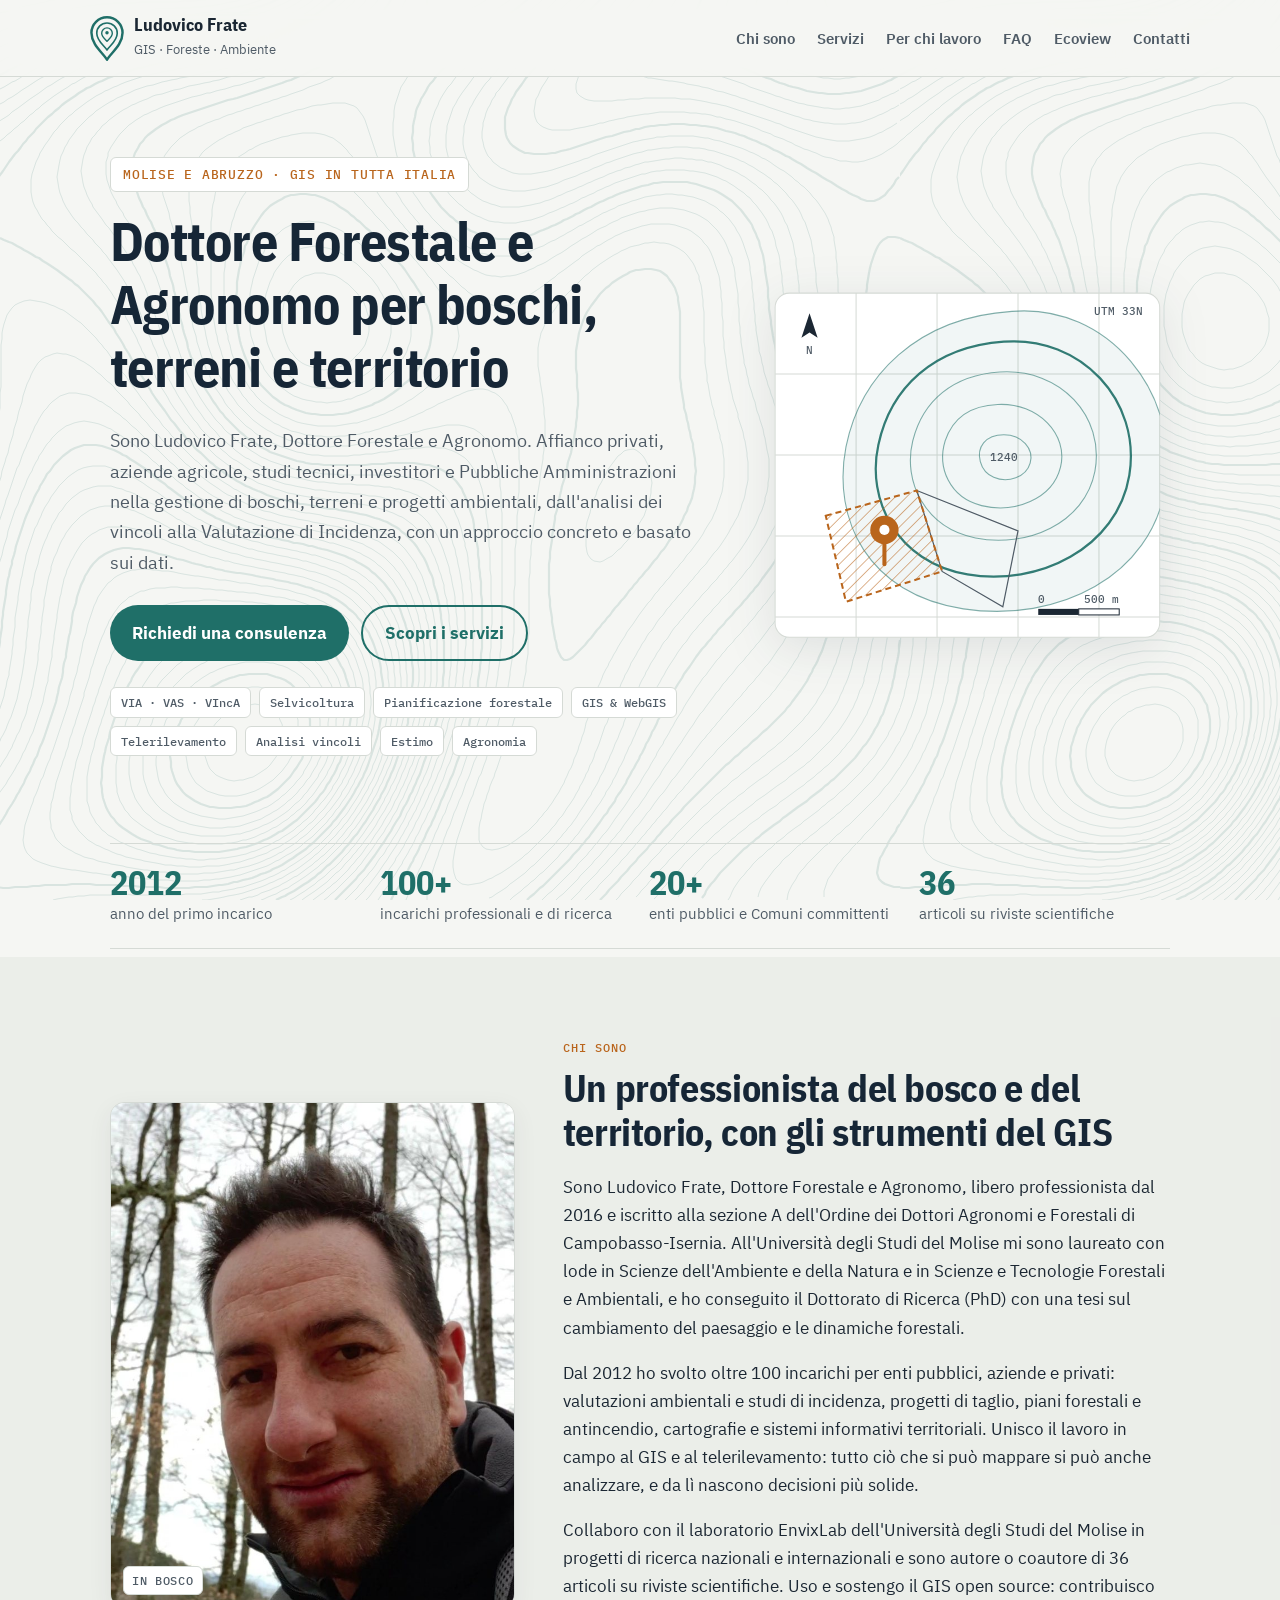
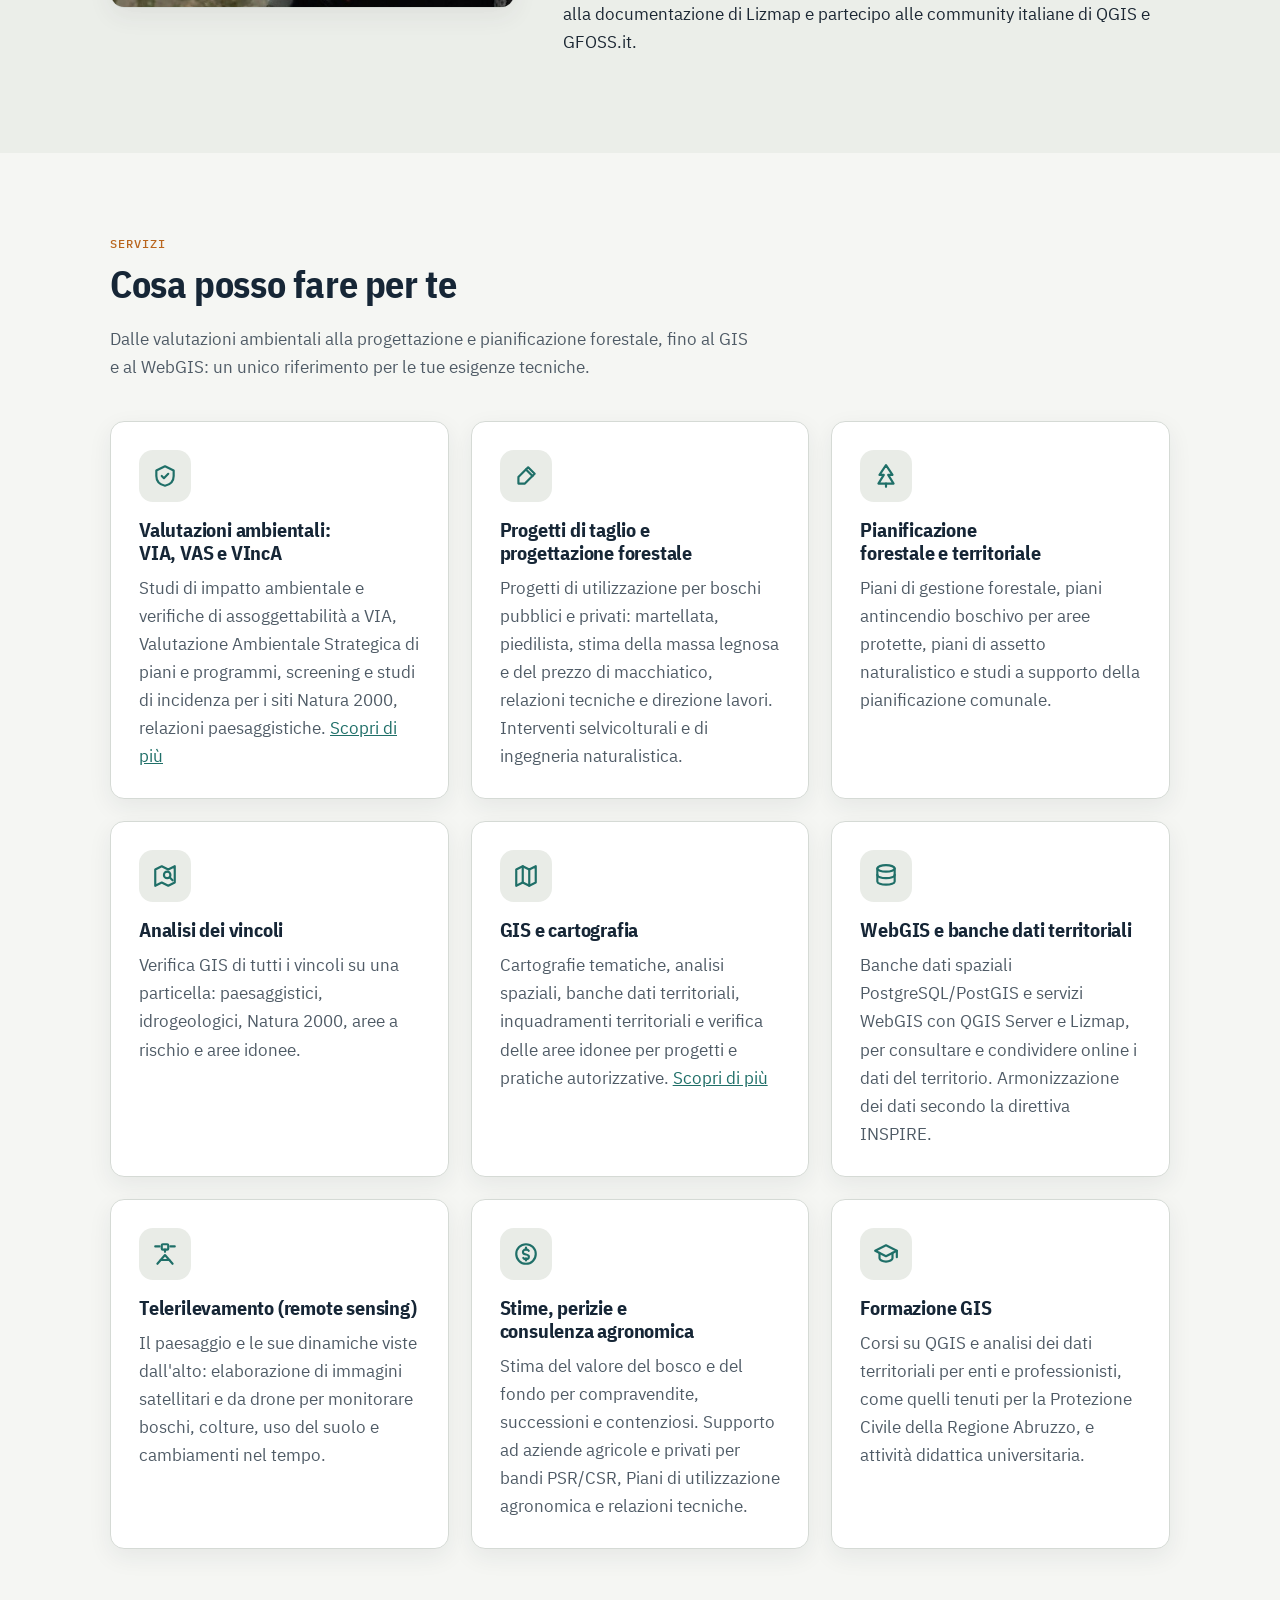
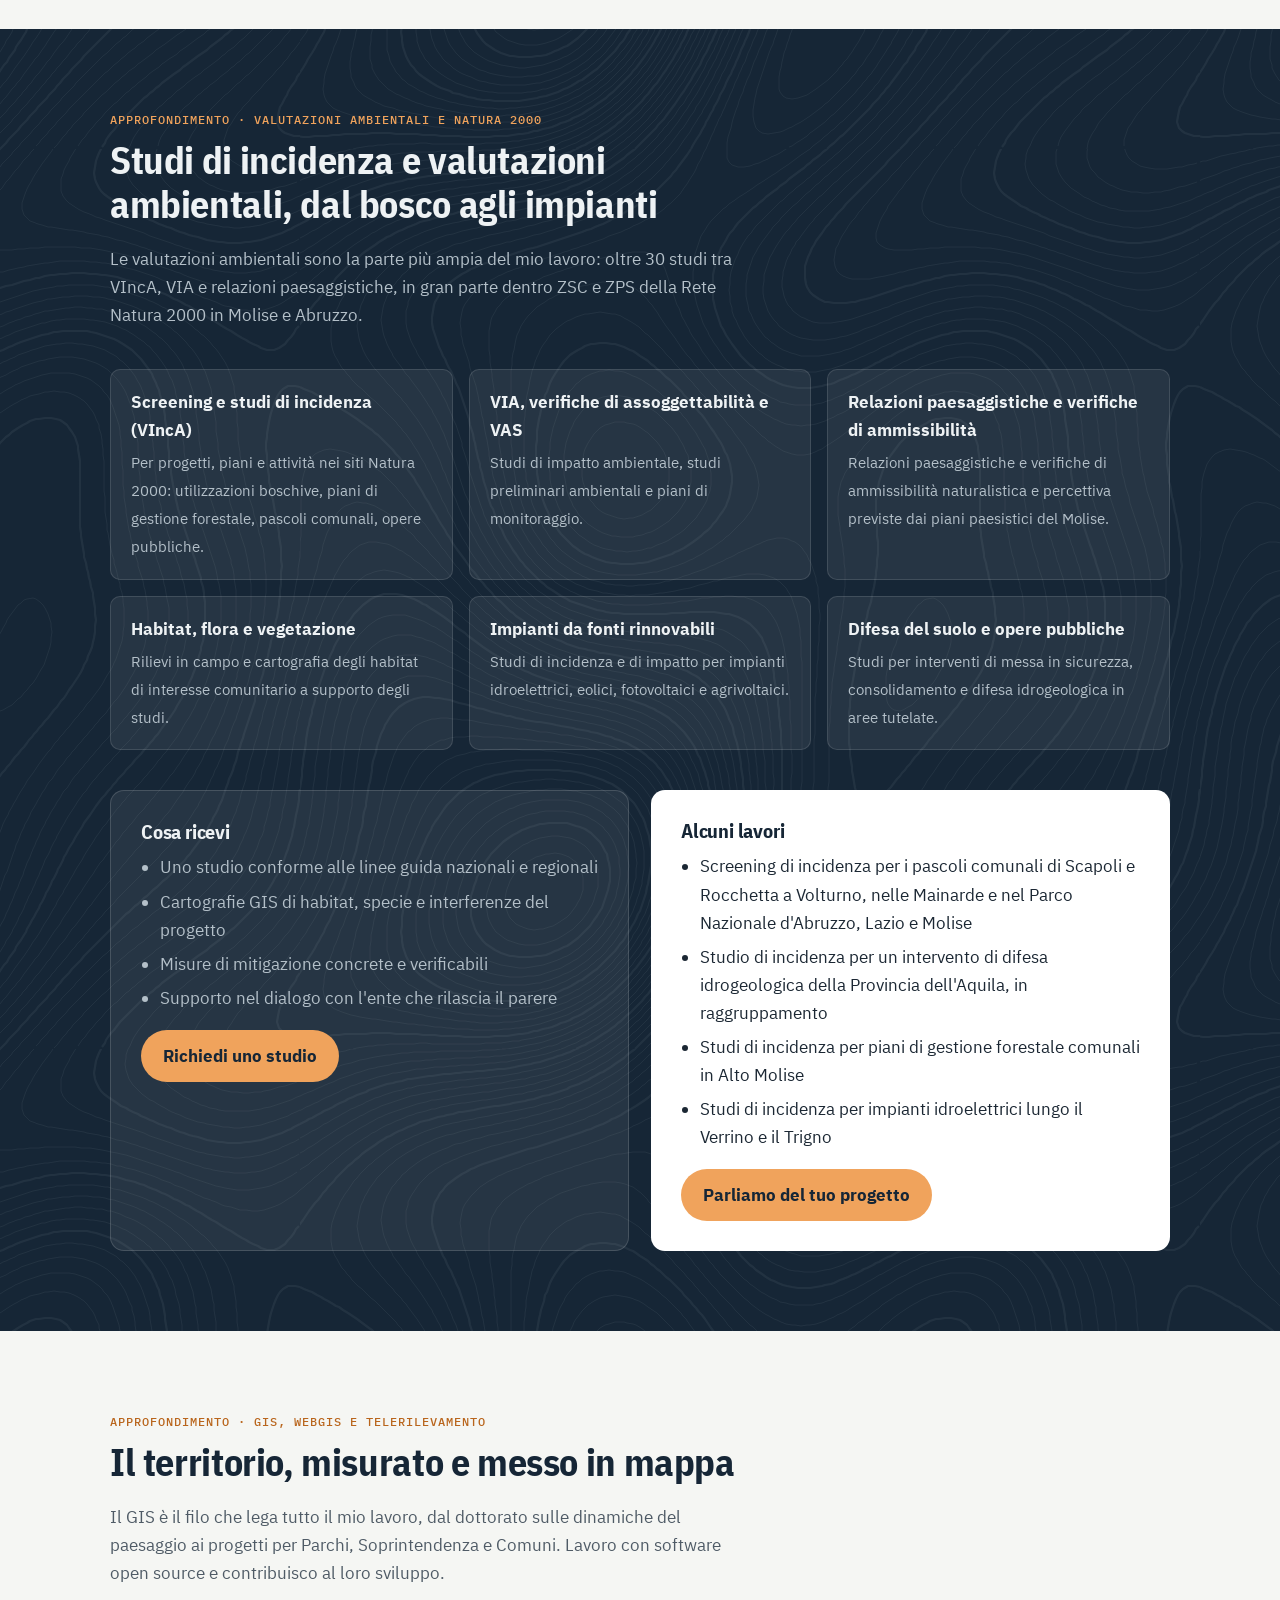
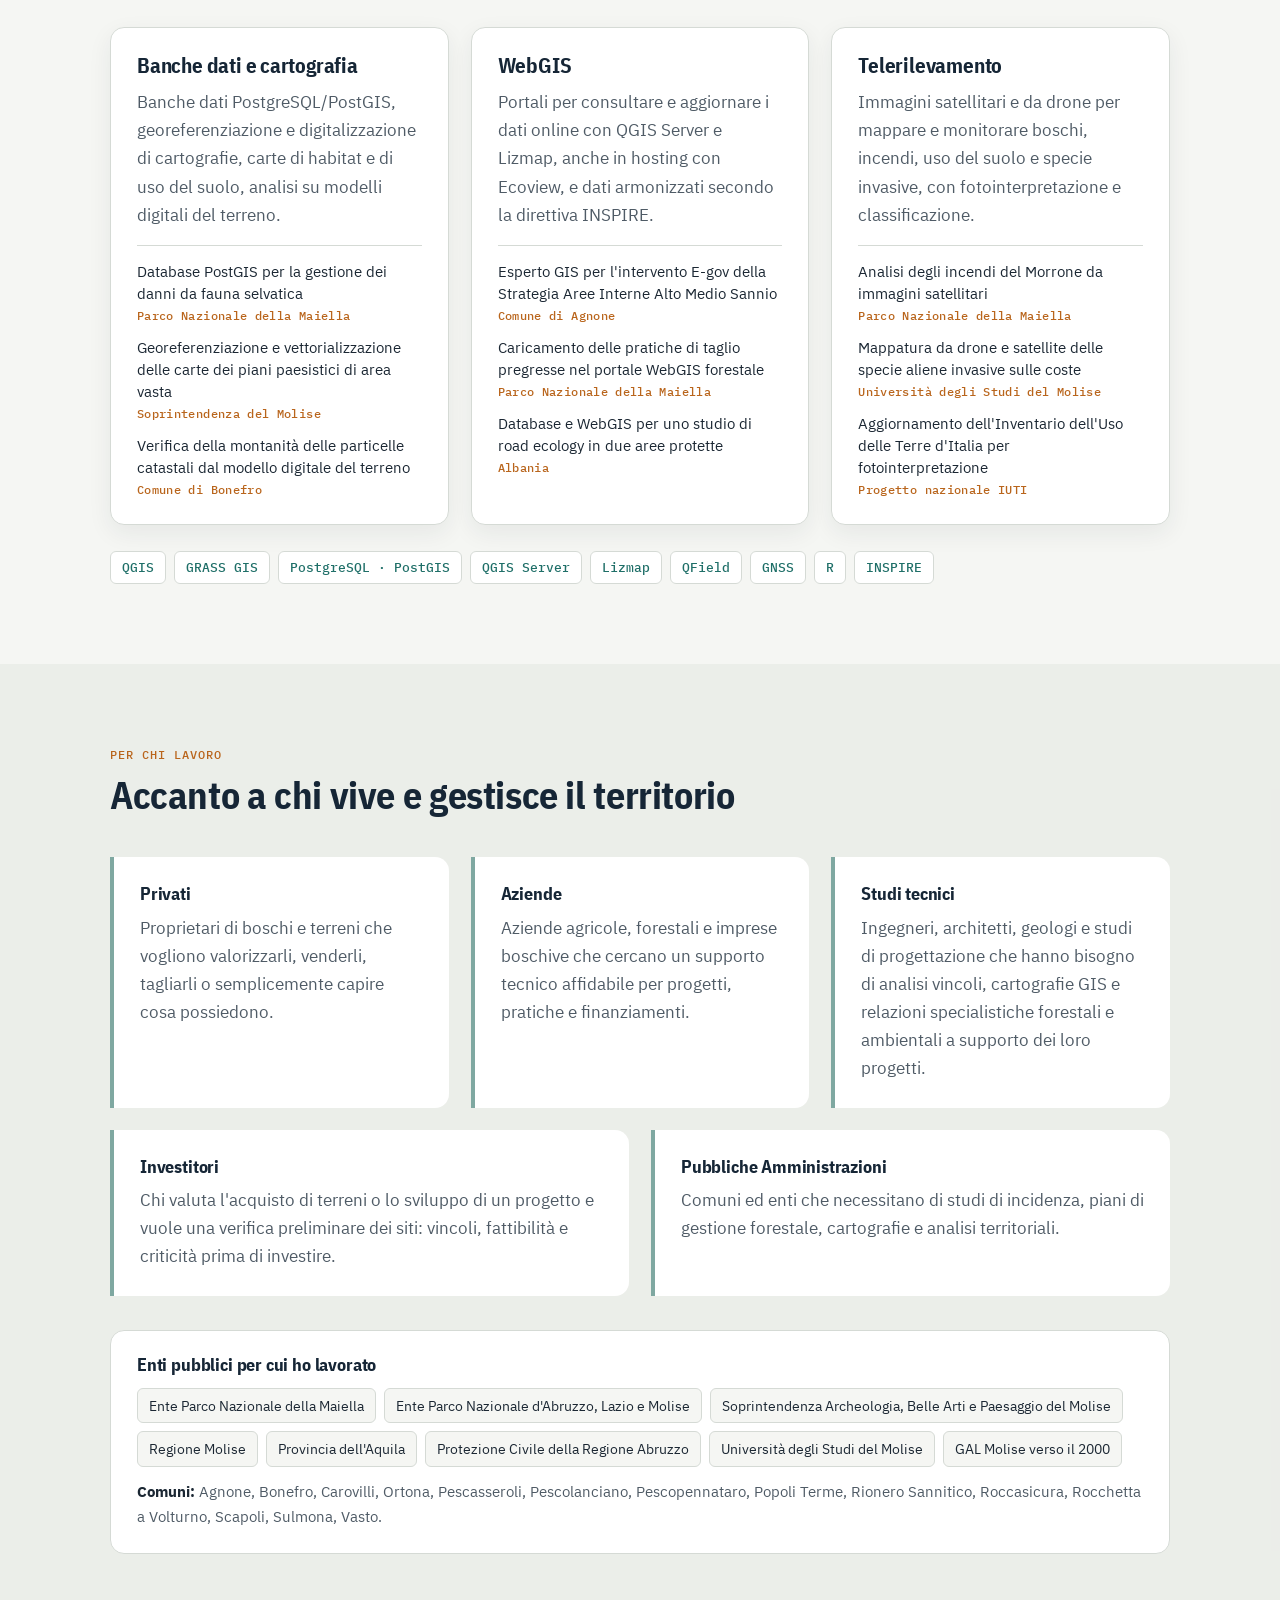
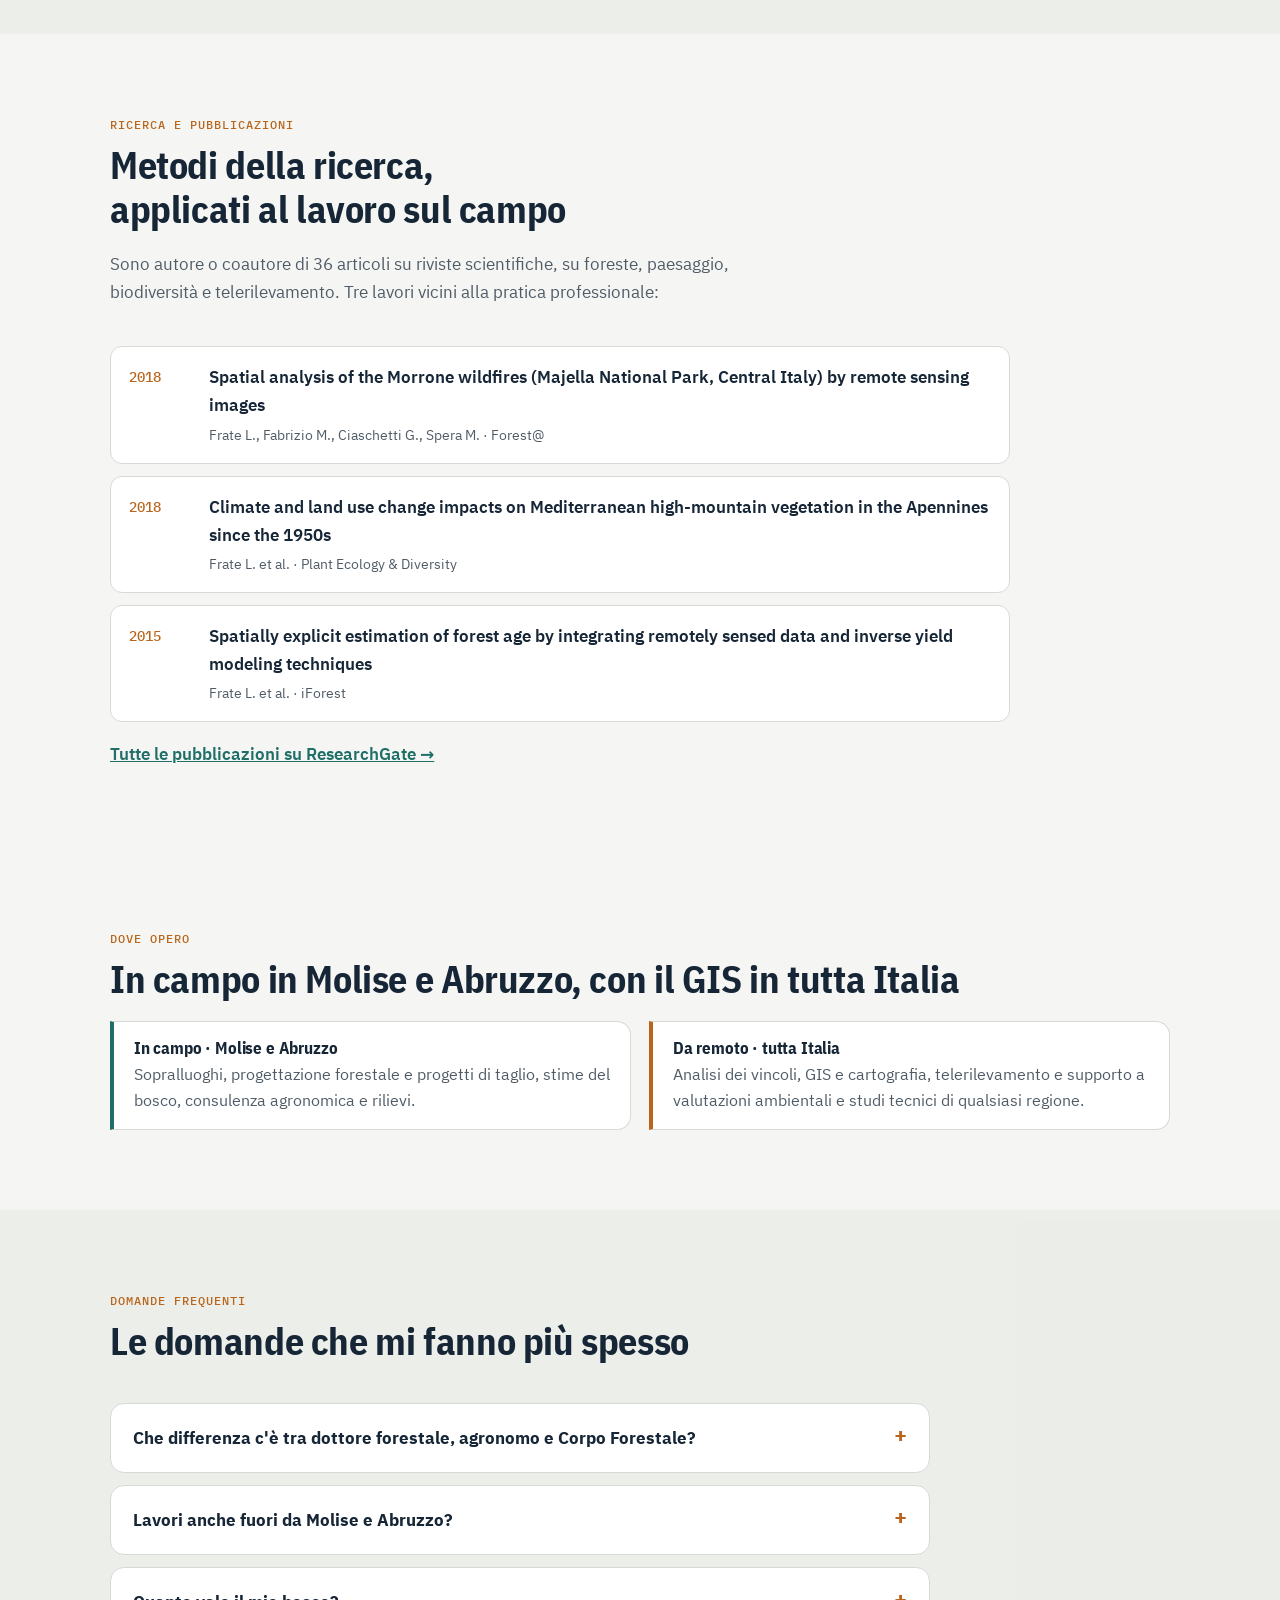
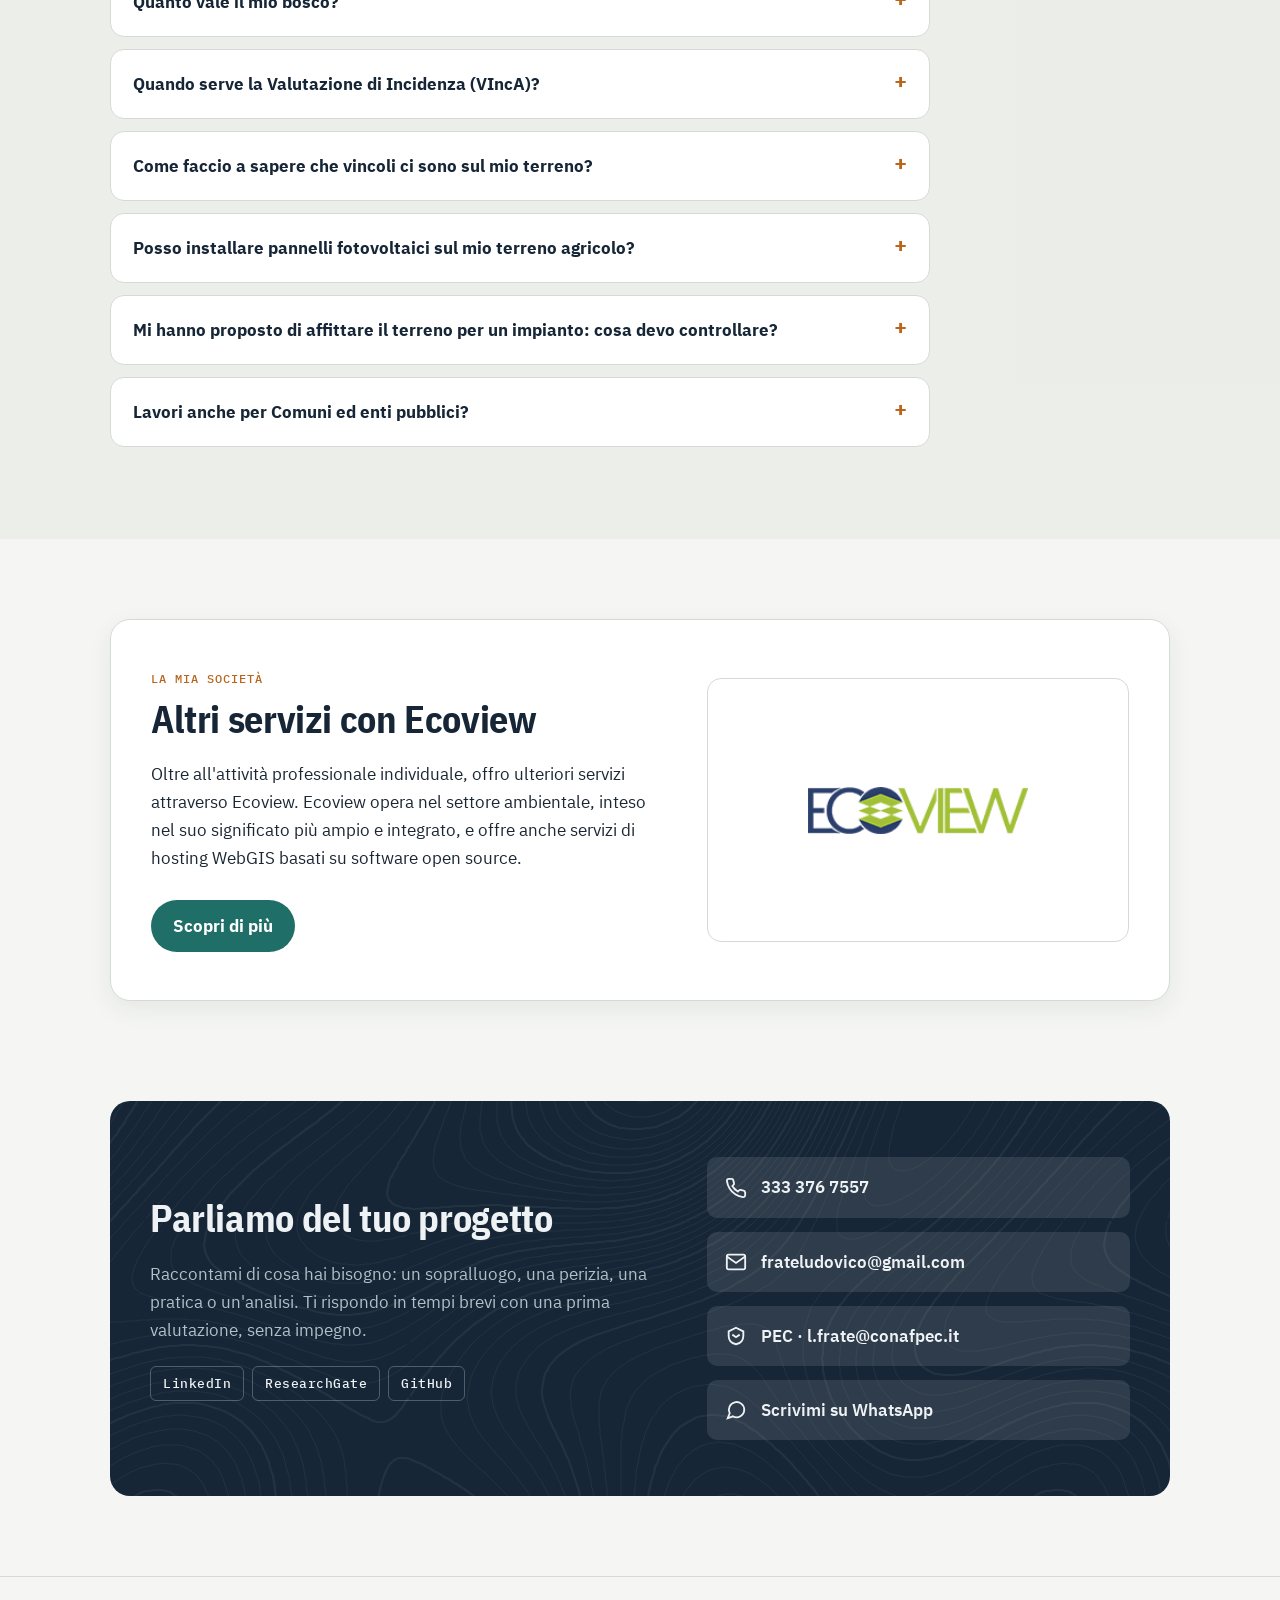
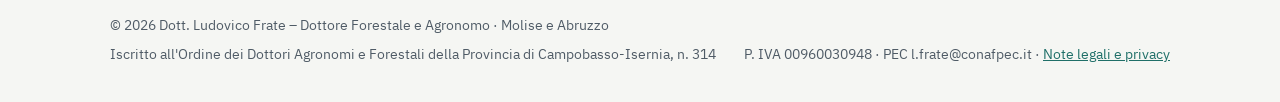
<file: index.html>
<!doctype html>
<html lang="it">
<head>
<meta charset="utf-8">
<meta name="viewport" content="width=device-width, initial-scale=1">
<title>Dottore Forestale e Agronomo in Molise e Abruzzo – Consulenza forestale, agronomica e GIS | Ludovico Frate</title>
<meta name="description" content="Dott. Ludovico Frate, Dottore Forestale e Agronomo, PhD. Valutazioni ambientali (VIA, VAS, VIncA), progetti di taglio e pianificazione forestale, analisi dei vincoli, GIS, WebGIS e telerilevamento, stime e consulenza agronomica per enti pubblici, aziende e privati in Molise e Abruzzo. Oltre 100 incarichi dal 2012.">
<meta name="keywords" content="agronomo Molise, agronomo Abruzzo, agronomo Isernia, agronomo Campobasso, agronomo L'Aquila, agronomo Chieti, agronomo Pescara, dottore agronomo, dottore forestale e agronomo, studio agronomo, studio di incidenza, screening di incidenza, relazione paesaggistica, piano di gestione forestale, piano antincendio boschivo, piano AIB, corsi QGIS, formazione GIS, WebGIS, Lizmap, QGIS Server, PostGIS, banche dati territoriali, analisi vincoli terreno, analisi vincoli online, consulente GIS, analisi GIS Italia, telerilevamento, remote sensing, VIA, VAS, PSR, CSR, piano di utilizzazione agronomica, analisi vincolistica, vincoli terreno agricolo, vincolo paesaggistico, vincolo idrogeologico, verifica vincoli particella catastale, Natura 2000, aree idonee fotovoltaico, agrivoltaico Molise, agrivoltaico Abruzzo, dottore forestale Molise, dottore forestale Abruzzo, consulenza agronomica Molise, agronomia Abruzzo, valutazione di incidenza VIncA, stima valore bosco, progetto di taglio bosco, analisi GIS, GIS analyst, consulente forestale, perizia forestale">
<meta name="author" content="Ludovico Frate">
<meta name="robots" content="index, follow">
<meta property="og:type" content="website">
<meta property="og:title" content="Ludovico Frate – Dottore Forestale e Agronomo in Molise e Abruzzo">
<meta property="og:description" content="Consulenza agronomica e forestale, analisi vincoli, VIncA, stime boschive e analisi GIS in Molise e Abruzzo.">
<meta property="og:locale" content="it_IT">
<meta property="og:image" content="https://ludovico85.github.io/img/logo/anteprima-social.png">
<meta property="og:url" content="https://ludovico85.github.io/">
<link rel="canonical" href="https://ludovico85.github.io/">
<link rel="icon" href="favicon.svg" type="image/svg+xml">
<link rel="apple-touch-icon" href="apple-touch-icon.png">
<link rel="preload" href="fonts/IBMPlexSans-Regular.woff2" as="font" type="font/woff2" crossorigin>
<link rel="preload" href="fonts/IBMPlexSansCondensed-Bold.woff2" as="font" type="font/woff2" crossorigin>

<script type="application/ld+json">
{
  "@context": "https://schema.org",
  "@type": "ProfessionalService",
  "logo": "https://ludovico85.github.io/img/logo/logo-colore.png",
  "image": "https://ludovico85.github.io/img/ludovico-frate.jpg",
  "url": "https://ludovico85.github.io/",
  "name": "Dott. Ludovico Frate – Dottore Forestale e Agronomo",
  "description": "Consulenza agronomica e forestale, Valutazione di Incidenza (VIncA), stima del valore del bosco, supporto ai progetti di taglio e analisi GIS.",
  "founder": {
    "@type": "Person",
    "name": "Ludovico Frate",
    "jobTitle": "Dottore Forestale e Agronomo",
    "honorificSuffix": "PhD",
    "alumniOf": {"@type": "CollegeOrUniversity", "name": "Università degli Studi del Molise"},
    "memberOf": {"@type": "Organization", "name": "Ordine dei Dottori Agronomi e Forestali della Provincia di Campobasso-Isernia"},
    "knowsAbout": ["Pianificazione forestale", "Piani antincendio boschivo", "WebGIS", "PostGIS", "QGIS", "Formazione GIS", "Analisi dei vincoli territoriali", "Ecologia del paesaggio", "Valutazione di Impatto Ambientale", "Valutazione Ambientale Strategica", "Vincolo paesaggistico", "Vincolo idrogeologico", "Rete Natura 2000", "Agrivoltaico", "Agronomia", "Selvicoltura", "Valutazione di Incidenza", "Estimo forestale", "GIS", "Analisi territoriale", "Telerilevamento"]
  },
  "email": "frateludovico@gmail.com",
  "telephone": "+39 333 376 7557",
  "areaServed": [
    {"@type": "State", "name": "Molise"},
    {"@type": "State", "name": "Abruzzo"},
    {"@type": "Country", "name": "Italia"}
  ],
  "serviceType": ["Pianificazione forestale e territoriale", "WebGIS e banche dati territoriali", "Formazione GIS", "Analisi dei vincoli territoriali e ambientali", "Telerilevamento", "VIA", "VAS", "Piani di utilizzazione agronomica", "Consulenza PSR/CSR", "Relazione vincolistica", "Verifica aree idonee impianti FER", "Relazione agronomica per impianti agrivoltaici", "Consulenza agronomica", "Consulenza forestale", "Valutazione di Incidenza VIncA", "Stima del valore del bosco", "Progetti di taglio boschivo", "Analisi GIS"],
  "sameAs": ["https://www.ecoview.it/", "https://www.linkedin.com/in/ludovicofrate/", "https://www.researchgate.net/profile/Ludovico_Frate", "https://github.com/ludovico85"],
  "vatID": "IT00960030948"
}
</script>
<script type="application/ld+json">
{
 "@context": "https://schema.org",
 "@type": "FAQPage",
 "mainEntity": [
  {
   "@type": "Question",
   "name": "Che differenza c'è tra dottore forestale, agronomo e Corpo Forestale?",
   "acceptedAnswer": {
    "@type": "Answer",
    "text": "Il dottore forestale e il dottore agronomo sono liberi professionisti iscritti allo stesso albo, l'Ordine dei Dottori Agronomi e dei Dottori Forestali: l'iscrizione alla sezione A abilita a entrambe le attività, dalla consulenza agronomica e forestale ai progetti, alle perizie e alle valutazioni ambientali. Il Corpo Forestale dello Stato era invece un corpo di polizia, dal 2017 confluito nell'Arma dei Carabinieri: si occupa di vigilanza e controlli, non di consulenze ai privati."
   }
  },
  {
   "@type": "Question",
   "name": "Lavori anche fuori da Molise e Abruzzo?",
   "acceptedAnswer": {
    "@type": "Answer",
    "text": "Sì. Le attività in campo, come sopralluoghi, progetti di taglio, stime e consulenza agronomica, le svolgo in Molise e Abruzzo. Analisi dei vincoli, elaborazioni GIS, cartografie e telerilevamento si fanno invece da remoto: posso lavorare su terreni e progetti in qualsiasi regione d'Italia, partendo dai dati catastali o dai file del progetto."
   }
  },
  {
   "@type": "Question",
   "name": "Quanto vale il mio bosco?",
   "acceptedAnswer": {
    "@type": "Answer",
    "text": "Il valore dipende dalla specie, dall'età, dalla quantità di legname, dall'accessibilità e dal valore del terreno. Con una stima forestale si determina il valore del soprassuolo e del fondo, utile per compravendite, successioni, divisioni o per valutare un taglio."
   }
  },
  {
   "@type": "Question",
   "name": "Quando serve la Valutazione di Incidenza (VIncA)?",
   "acceptedAnswer": {
    "@type": "Answer",
    "text": "Serve per piani, progetti e interventi che possono avere effetti su un sito della Rete Natura 2000 (ZSC o ZPS), anche se si trovano all'esterno del sito. Riguarda ad esempio tagli boschivi, impianti energetici, opere e trasformazioni del suolo. Si parte con uno screening che stabilisce se serve una valutazione più approfondita."
   }
  },
  {
   "@type": "Question",
   "name": "Come faccio a sapere che vincoli ci sono sul mio terreno?",
   "acceptedAnswer": {
    "@type": "Answer",
    "text": "Partendo dai dati catastali della particella incrocio con strumenti GIS le cartografie ufficiali dei vincoli: paesaggistici, idrogeologici, Natura 2000 e aree protette, aree a rischio frana e alluvione, aree boscate e percorse dal fuoco, aree idonee per impianti da fonti rinnovabili. Il risultato è una relazione con le cartografie che ti dice cosa puoi fare sul fondo e quali autorizzazioni servono."
   }
  },
  {
   "@type": "Question",
   "name": "Posso installare pannelli fotovoltaici sul mio terreno agricolo?",
   "acceptedAnswer": {
    "@type": "Answer",
    "text": "Dipende dal tipo di impianto e dal terreno. Oggi in zona agricola il fotovoltaico a terra tradizionale è ammesso solo in casi limitati, ad esempio nelle aree idonee individuate dalla legge, mentre l'agrivoltaico con moduli sollevati, che permette di continuare a coltivare o pascolare, resta possibile con le autorizzazioni previste. Una verifica agronomica e cartografica del terreno chiarisce quale strada è percorribile."
   }
  },
  {
   "@type": "Question",
   "name": "Mi hanno proposto di affittare il terreno per un impianto: cosa devo controllare?",
   "acceptedAnswer": {
    "@type": "Answer",
    "text": "Prima di firmare conviene capire se il terreno è davvero idoneo, che vincoli ha, quanto vale e quali impegni comporta il contratto, ad esempio la durata, la gestione agricola sotto i pannelli e il ripristino a fine vita dell'impianto. Una valutazione tecnica indipendente ti aiuta a trattare con lo sviluppatore con le informazioni giuste."
   }
  },
  {
   "@type": "Question",
   "name": "Lavori anche per Comuni ed enti pubblici?",
   "acceptedAnswer": {
    "@type": "Answer",
    "text": "Sì. Ho lavorato per oltre 20 enti pubblici, tra cui il Parco Nazionale della Maiella, il Parco Nazionale d'Abruzzo, Lazio e Molise, la Soprintendenza del Molise e numerosi Comuni di Molise e Abruzzo: studi di incidenza, piani forestali e antincendio, progetti di taglio, cartografie GIS e WebGIS, supporto al RUP e corsi di formazione."
   }
  }
 ]
}
</script>

<link rel="stylesheet" href="style.css">
</head>
<body>

<header>
  <div class="wrap nav">
    <a href="#top" class="brand" aria-label="Ludovico Frate, home">
      <svg class="mark" width="34" height="45" viewBox="9 5 82 110" aria-hidden="true"><g fill="none" stroke-linejoin="round"><path stroke-width="6" d="M50 112C41 96 12 76 12 46A38 38 0 1 1 88 46C88 76 59 96 50 112Z"/><path stroke-width="4" d="M50 88C44 78 25 66 25 47A25 25 0 1 1 75 47C75 66 56 78 50 88Z"/><path stroke-width="3.4" d="M50 67C46 62 37 56 37 47A13 13 0 1 1 63 47C63 56 54 62 50 67Z"/></g><circle cx="50" cy="46" r="4.2"/></svg>
      <div><strong>Ludovico Frate</strong><span>GIS · Foreste · Ambiente</span></div>
    </a>
    <nav aria-label="Principale">
      <ul>
        <li><a href="#chi-sono">Chi sono</a></li>
        <li><a href="#servizi">Servizi</a></li>
        <li><a href="#per-chi">Per chi lavoro</a></li>
        <li><a href="#faq">FAQ</a></li>
        <li><a href="#ecoview">Ecoview</a></li>
        <li><a href="#contatti">Contatti</a></li>
      </ul>
    </nav>
  </div>
</header>

<main id="top">

  <!-- HERO -->
  <section class="hero">
    <div class="wrap hero-grid">
      <div>
        <span class="eyebrow">Molise e Abruzzo · GIS in tutta Italia</span>
        <h1>Dottore Forestale e Agronomo per boschi, terreni e territorio</h1>
        <p class="lead">Sono Ludovico Frate, Dottore Forestale e Agronomo. Affianco privati, aziende agricole, studi tecnici, investitori e Pubbliche Amministrazioni nella gestione di boschi, terreni e progetti ambientali, dall'analisi dei vincoli alla Valutazione di Incidenza, con un approccio concreto e basato sui dati.</p>
        <div class="hero-cta">
          <a class="btn btn-primary" href="#contatti">Richiedi una consulenza</a>
          <a class="btn btn-ghost" href="#servizi">Scopri i servizi</a>
        </div>
        <ul class="tags" aria-label="Competenze">
          <li>VIA · VAS · VIncA</li><li>Selvicoltura</li><li>Pianificazione forestale</li><li>GIS &amp; WebGIS</li><li>Telerilevamento</li><li>Analisi vincoli</li><li>Estimo</li><li>Agronomia</li>
        </ul>
      </div>
      <div class="hero-art" aria-hidden="true">
        <svg class="topo" viewBox="0 0 400 360">
          <defs>
            <pattern id="hatch" width="8" height="8" patternUnits="userSpaceOnUse" patternTransform="rotate(45)"><line x1="0" y1="0" x2="0" y2="8" class="t-hatch"/></pattern>
            <clipPath id="sheet"><rect x="10" y="10" width="380" height="340" rx="14"/></clipPath>
          </defs>
          <rect x="10" y="10" width="380" height="340" rx="14" class="t-bg"/>
          <g clip-path="url(#sheet)">
            <path class="t-grid" d="M10 90H390M10 170H390M10 250H390M10 330H390M90 10V350M170 10V350M250 10V350M330 10V350"/>
            <path class="t-fill" d="M244 28C340 20 410 110 396 200C382 290 290 336 196 322C102 308 66 234 80 162C94 92 150 34 244 28Z"/>
            <path class="t-c" d="M244 28C340 20 410 110 396 200C382 290 290 336 196 322C102 308 66 234 80 162C94 92 150 34 244 28Z"/>
            <path class="t-ci" d="M236 58C312 52 372 116 360 190C348 262 270 300 200 288C130 276 100 214 112 160C124 104 166 63 236 58Z"/>
            <path class="t-c" d="M232 88C292 84 336 132 326 186C316 238 258 262 208 252C158 242 136 196 146 156C156 116 186 91 232 88Z"/>
            <path class="t-c" d="M230 120C270 118 300 150 292 182C284 214 246 228 214 220C182 212 170 182 178 156C186 132 204 121 230 120Z"/>
            <path class="t-c" d="M236 150C254 150 266 164 262 178C258 192 240 198 226 192C212 186 208 168 216 158C221 152 228 150 236 150Z"/>
            <path class="t-parcel2" d="M150 205L250 245L235 320L175 285Z"/>
            <path class="t-parcel" d="M60 230L150 205L175 285L80 315Z"/>
          </g>
          <text x="236" y="176" class="t-txt" text-anchor="middle">1240</text>
          <g class="t-north"><path d="M44 30L52 54L44 49L36 54Z" class="t-ink"/><text x="44" y="70" class="t-txt" text-anchor="middle">N</text></g>
          <text x="374" y="32" class="t-txt" text-anchor="end">UTM 33N</text>
          <g transform="translate(270 322)"><rect width="40" height="6" class="t-sb1"/><rect x="40" width="40" height="6" class="t-sb2"/><text y="-6" class="t-txt">0</text><text x="80" y="-6" class="t-txt" text-anchor="end">500 m</text></g>
          <g>
            <circle cx="118" cy="244" r="14" class="t-pin"/>
            <circle cx="118" cy="244" r="5" class="t-pin-dot"/>
            <path d="M118 258L118 278" class="t-stem"/>
          </g>
        </svg>
      </div>
    </div>
  </section>

  <!-- NUMERI -->
  <section class="facts" aria-label="L'attività in cifre">
    <div class="wrap">
      <ul class="facts-list">
        <li><b>2012</b><span>anno del primo incarico</span></li>
        <li><b>100+</b><span>incarichi professionali e di ricerca</span></li>
        <li><b>20+</b><span>enti pubblici e Comuni committenti</span></li>
        <li><b>36</b><span>articoli su riviste scientifiche</span></li>
      </ul>
    </div>
  </section>

  <!-- CHI SONO -->
  <section id="chi-sono" class="alt">
    <div class="wrap about">
      <figure class="portrait"><img src="img/ludovico-frate.jpg" alt="Ludovico Frate in un bosco" width="720" height="900" loading="lazy"><figcaption>In bosco</figcaption></figure>
      <div>
        <span class="kicker">Chi sono</span>
        <h2>Un professionista del bosco e del territorio, con gli strumenti del GIS</h2>
        <p>Sono Ludovico Frate, Dottore Forestale e Agronomo, libero professionista dal 2016 e iscritto alla sezione A dell'Ordine dei Dottori Agronomi e Forestali di Campobasso-Isernia. All'Università degli Studi del Molise mi sono laureato con lode in Scienze dell'Ambiente e della Natura e in Scienze e Tecnologie Forestali e Ambientali, e ho conseguito il Dottorato di Ricerca (PhD) con una tesi sul cambiamento del paesaggio e le dinamiche forestali.</p>
        <p>Dal 2012 ho svolto oltre 100 incarichi per enti pubblici, aziende e privati: valutazioni ambientali e studi di incidenza, progetti di taglio, piani forestali e antincendio, cartografie e sistemi informativi territoriali. Unisco il lavoro in campo al GIS e al telerilevamento: tutto ciò che si può mappare si può anche analizzare, e da lì nascono decisioni più solide.</p>
        <p>Collaboro con il laboratorio EnvixLab dell'Università degli Studi del Molise in progetti di ricerca nazionali e internazionali e sono autore o coautore di 36 articoli su riviste scientifiche. Uso e sostengo il GIS open source: contribuisco alla documentazione di Lizmap e partecipo alle community italiane di QGIS e GFOSS.it.</p>
      </div>
    </div>
  </section>

  <!-- SERVIZI -->
  <section id="servizi">
    <div class="wrap">
      <div class="section-head">
        <span class="kicker">Servizi</span>
        <h2>Cosa posso fare per te</h2>
        <p>Dalle valutazioni ambientali alla progettazione e pianificazione forestale, fino al GIS e al WebGIS: un unico riferimento per le tue esigenze tecniche.</p>
      </div>
      <div class="grid">
        <article class="card">
          <div class="icon"><svg width="26" height="26" viewBox="0 0 24 24" fill="none" stroke="currentColor" stroke-width="2" stroke-linecap="round" stroke-linejoin="round"><path d="M12 3l8 4v5c0 5-3.5 8-8 9-4.5-1-8-4-8-9V7z"/><path d="M9 12l2 2 4-4"/></svg></div>
          <h3>Valutazioni ambientali: VIA, VAS e VIncA</h3>
          <p>Studi di impatto ambientale e verifiche di assoggettabilità a VIA, Valutazione Ambientale Strategica di piani e programmi, screening e studi di incidenza per i siti Natura 2000, relazioni paesaggistiche. <a href="#valutazioni">Scopri di più</a></p>
        </article>
        <article class="card">
          <div class="icon"><svg width="26" height="26" viewBox="0 0 24 24" fill="none" stroke="currentColor" stroke-width="2" stroke-linecap="round" stroke-linejoin="round"><path d="M14 4l6 6-9 9H5v-6z"/><path d="M12 6l6 6"/></svg></div>
          <h3>Progetti di taglio e progettazione forestale</h3>
          <p>Progetti di utilizzazione per boschi pubblici e privati: martellata, piedilista, stima della massa legnosa e del prezzo di macchiatico, relazioni tecniche e direzione lavori. Interventi selvicolturali e di ingegneria naturalistica.</p>
        </article>
        <article class="card">
          <div class="icon"><svg width="26" height="26" viewBox="0 0 24 24" fill="none" stroke="currentColor" stroke-width="2" stroke-linecap="round" stroke-linejoin="round"><path d="M12 2l6 9h-4l5 8H5l5-8H6z"/><path d="M12 19v3"/></svg></div>
          <h3>Pianificazione forestale e territoriale</h3>
          <p>Piani di gestione forestale, piani antincendio boschivo per aree protette, piani di assetto naturalistico e studi a supporto della pianificazione comunale.</p>
        </article>
        <article class="card">
          <div class="icon"><svg width="26" height="26" viewBox="0 0 24 24" fill="none" stroke="currentColor" stroke-width="2" stroke-linecap="round" stroke-linejoin="round"><path d="M3 6l6-3 6 3 6-3v15l-6 3-6-3-6 3z"/><circle cx="14" cy="11" r="3"/><path d="M16.2 13.2L19 16"/></svg></div>
          <h3>Analisi dei vincoli</h3>
          <p>Verifica GIS di tutti i vincoli su una particella: paesaggistici, idrogeologici, Natura 2000, aree a rischio e aree idonee.</p>
        </article>
        <article class="card">
          <div class="icon"><svg width="26" height="26" viewBox="0 0 24 24" fill="none" stroke="currentColor" stroke-width="2" stroke-linecap="round" stroke-linejoin="round"><path d="M3 6l6-3 6 3 6-3v15l-6 3-6-3-6 3z"/><path d="M9 3v15M15 6v15"/></svg></div>
          <h3>GIS e cartografia</h3>
          <p>Cartografie tematiche, analisi spaziali, banche dati territoriali, inquadramenti territoriali e verifica delle aree idonee per progetti e pratiche autorizzative. <a href="#gis">Scopri di più</a></p>
        </article>
        <article class="card">
          <div class="icon"><svg width="26" height="26" viewBox="0 0 24 24" fill="none" stroke="currentColor" stroke-width="2" stroke-linecap="round" stroke-linejoin="round"><ellipse cx="12" cy="5" rx="8" ry="3"/><path d="M4 5v6c0 1.7 3.6 3 8 3s8-1.3 8-3V5"/><path d="M4 11v6c0 1.7 3.6 3 8 3s8-1.3 8-3v-6"/></svg></div>
          <h3>WebGIS e banche dati territoriali</h3>
          <p>Banche dati spaziali PostgreSQL/PostGIS e servizi WebGIS con QGIS Server e Lizmap, per consultare e condividere online i dati del territorio. Armonizzazione dei dati secondo la direttiva INSPIRE.</p>
        </article>
        <article class="card">
          <div class="icon"><svg width="26" height="26" viewBox="0 0 24 24" fill="none" stroke="currentColor" stroke-width="2" stroke-linecap="round" stroke-linejoin="round"><rect x="9" y="3" width="6" height="5" rx="1"/><path d="M3 5h4M17 5h4M12 8v2"/><path d="M5 21l7-8 7 8"/><path d="M8 17.5h8"/></svg></div>
          <h3>Telerilevamento (remote sensing)</h3>
          <p>Il paesaggio e le sue dinamiche viste dall'alto: elaborazione di immagini satellitari e da drone per monitorare boschi, colture, uso del suolo e cambiamenti nel tempo.</p>
        </article>
        <article class="card">
          <div class="icon"><svg width="26" height="26" viewBox="0 0 24 24" fill="none" stroke="currentColor" stroke-width="2" stroke-linecap="round" stroke-linejoin="round"><circle cx="12" cy="12" r="9"/><path d="M14.5 9a3 3 0 0 0-5 0c-1 2 0 3 2.5 3.5S15 14 14.5 15.5a3 3 0 0 1-5 0"/><path d="M12 6v2M12 16v2"/></svg></div>
          <h3>Stime, perizie e consulenza agronomica</h3>
          <p>Stima del valore del bosco e del fondo per compravendite, successioni e contenziosi. Supporto ad aziende agricole e privati per bandi PSR/CSR, Piani di utilizzazione agronomica e relazioni tecniche.</p>
        </article>
        <article class="card">
          <div class="icon"><svg width="26" height="26" viewBox="0 0 24 24" fill="none" stroke="currentColor" stroke-width="2" stroke-linecap="round" stroke-linejoin="round"><path d="M2 9l10-5 10 5-10 5z"/><path d="M6 11v5c0 1.5 2.7 3 6 3s6-1.5 6-3v-5"/><path d="M22 9v6"/></svg></div>
          <h3>Formazione GIS</h3>
          <p>Corsi su QGIS e analisi dei dati territoriali per enti e professionisti, come quelli tenuti per la Protezione Civile della Regione Abruzzo, e attività didattica universitaria.</p>
        </article>
      </div>
    </div>
  </section>

  <!-- VALUTAZIONI AMBIENTALI -->
  <section id="valutazioni" class="agv">
    <div class="wrap">
      <div class="section-head">
        <span class="kicker">Approfondimento · Valutazioni ambientali e Natura 2000</span>
        <h2>Studi di incidenza e valutazioni ambientali, dal bosco agli impianti</h2>
        <p>Le valutazioni ambientali sono la parte più ampia del mio lavoro: oltre 30 studi tra VIncA, VIA e relazioni paesaggistiche, in gran parte dentro ZSC e ZPS della Rete Natura 2000 in Molise e Abruzzo.</p>
      </div>
      <ul class="agv-list">
        <li><strong>Screening e studi di incidenza (VIncA)</strong><span>Per progetti, piani e attività nei siti Natura 2000: utilizzazioni boschive, piani di gestione forestale, pascoli comunali, opere pubbliche.</span></li>
        <li><strong>VIA, verifiche di assoggettabilità e VAS</strong><span>Studi di impatto ambientale, studi preliminari ambientali e piani di monitoraggio.</span></li>
        <li><strong>Relazioni paesaggistiche e verifiche di ammissibilità</strong><span>Relazioni paesaggistiche e verifiche di ammissibilità naturalistica e percettiva previste dai piani paesistici del Molise.</span></li>
        <li><strong>Habitat, flora e vegetazione</strong><span>Rilievi in campo e cartografia degli habitat di interesse comunitario a supporto degli studi.</span></li>
        <li><strong>Impianti da fonti rinnovabili</strong><span>Studi di incidenza e di impatto per impianti idroelettrici, eolici, fotovoltaici e agrivoltaici.</span></li>
        <li><strong>Difesa del suolo e opere pubbliche</strong><span>Studi per interventi di messa in sicurezza, consolidamento e difesa idrogeologica in aree tutelate.</span></li>
      </ul>
      <div class="agv-split">
        <div class="agv-box dev">
          <h3>Cosa ricevi</h3>
          <ul>
            <li>Uno studio conforme alle linee guida nazionali e regionali</li>
            <li>Cartografie GIS di habitat, specie e interferenze del progetto</li>
            <li>Misure di mitigazione concrete e verificabili</li>
            <li>Supporto nel dialogo con l'ente che rilascia il parere</li>
          </ul>
          <a class="btn btn-primary" href="#contatti">Richiedi uno studio</a>
        </div>
        <div class="agv-box own">
          <h3>Alcuni lavori</h3>
          <ul>
            <li>Screening di incidenza per i pascoli comunali di Scapoli e Rocchetta a Volturno, nelle Mainarde e nel Parco Nazionale d'Abruzzo, Lazio e Molise</li>
            <li>Studio di incidenza per un intervento di difesa idrogeologica della Provincia dell'Aquila, in raggruppamento</li>
            <li>Studi di incidenza per piani di gestione forestale comunali in Alto Molise</li>
            <li>Studi di incidenza per impianti idroelettrici lungo il Verrino e il Trigno</li>
          </ul>
          <a class="btn btn-primary" href="#contatti">Parliamo del tuo progetto</a>
        </div>
      </div>
    </div>
  </section>

  <!-- GIS -->
  <section id="gis">
    <div class="wrap">
      <div class="section-head">
        <span class="kicker">Approfondimento · GIS, WebGIS e telerilevamento</span>
        <h2>Il territorio, misurato e messo in mappa</h2>
        <p>Il GIS è il filo che lega tutto il mio lavoro, dal dottorato sulle dinamiche del paesaggio ai progetti per Parchi, Soprintendenza e Comuni. Lavoro con software open source e contribuisco al loro sviluppo.</p>
      </div>
      <div class="gisgrid">
        <article class="giscol">
          <h3>Banche dati e cartografia</h3>
          <p>Banche dati PostgreSQL/PostGIS, georeferenziazione e digitalizzazione di cartografie, carte di habitat e di uso del suolo, analisi su modelli digitali del terreno.</p>
          <ul>
            <li>Database PostGIS per la gestione dei danni da fauna selvatica<span>Parco Nazionale della Maiella</span></li>
            <li>Georeferenziazione e vettorializzazione delle carte dei piani paesistici di area vasta<span>Soprintendenza del Molise</span></li>
            <li>Verifica della montanità delle particelle catastali dal modello digitale del terreno<span>Comune di Bonefro</span></li>
          </ul>
        </article>
        <article class="giscol">
          <h3>WebGIS</h3>
          <p>Portali per consultare e aggiornare i dati online con QGIS Server e Lizmap, anche in hosting con Ecoview, e dati armonizzati secondo la direttiva INSPIRE.</p>
          <ul>
            <li>Esperto GIS per l'intervento E-gov della Strategia Aree Interne Alto Medio Sannio<span>Comune di Agnone</span></li>
            <li>Caricamento delle pratiche di taglio pregresse nel portale WebGIS forestale<span>Parco Nazionale della Maiella</span></li>
            <li>Database e WebGIS per uno studio di road ecology in due aree protette<span>Albania</span></li>
          </ul>
        </article>
        <article class="giscol">
          <h3>Telerilevamento</h3>
          <p>Immagini satellitari e da drone per mappare e monitorare boschi, incendi, uso del suolo e specie invasive, con fotointerpretazione e classificazione.</p>
          <ul>
            <li>Analisi degli incendi del Morrone da immagini satellitari<span>Parco Nazionale della Maiella</span></li>
            <li>Mappatura da drone e satellite delle specie aliene invasive sulle coste<span>Università degli Studi del Molise</span></li>
            <li>Aggiornamento dell'Inventario dell'Uso delle Terre d'Italia per fotointerpretazione<span>Progetto nazionale IUTI</span></li>
          </ul>
        </article>
      </div>
      <ul class="tools" aria-label="Strumenti">
        <li>QGIS</li><li>GRASS GIS</li><li>PostgreSQL · PostGIS</li><li>QGIS Server</li><li>Lizmap</li><li>QField</li><li>GNSS</li><li>R</li><li>INSPIRE</li>
      </ul>
    </div>
  </section>

  <!-- PER CHI -->
  <section id="per-chi" class="alt">
    <div class="wrap">
      <div class="section-head">
        <span class="kicker">Per chi lavoro</span>
        <h2>Accanto a chi vive e gestisce il territorio</h2>
      </div>
      <div class="audience">
        <div class="aud"><h3>Privati</h3><p>Proprietari di boschi e terreni che vogliono valorizzarli, venderli, tagliarli o semplicemente capire cosa possiedono.</p></div>
        <div class="aud"><h3>Aziende</h3><p>Aziende agricole, forestali e imprese boschive che cercano un supporto tecnico affidabile per progetti, pratiche e finanziamenti.</p></div>
        <div class="aud"><h3>Studi tecnici</h3><p>Ingegneri, architetti, geologi e studi di progettazione che hanno bisogno di analisi vincoli, cartografie GIS e relazioni specialistiche forestali e ambientali a supporto dei loro progetti.</p></div>
        <div class="aud"><h3>Investitori</h3><p>Chi valuta l'acquisto di terreni o lo sviluppo di un progetto e vuole una verifica preliminare dei siti: vincoli, fattibilità e criticità prima di investire.</p></div>
        <div class="aud"><h3>Pubbliche Amministrazioni</h3><p>Comuni ed enti che necessitano di studi di incidenza, piani di gestione forestale, cartografie e analisi territoriali.</p></div>
      </div>
      <div class="enti">
        <h3>Enti pubblici per cui ho lavorato</h3>
        <ul>
          <li>Ente Parco Nazionale della Maiella</li><li>Ente Parco Nazionale d'Abruzzo, Lazio e Molise</li><li>Soprintendenza Archeologia, Belle Arti e Paesaggio del Molise</li><li>Regione Molise</li><li>Provincia dell'Aquila</li><li>Protezione Civile della Regione Abruzzo</li><li>Università degli Studi del Molise</li><li>GAL Molise verso il 2000</li>
        </ul>
        <p class="enti-comuni"><b>Comuni:</b> Agnone, Bonefro, Carovilli, Ortona, Pescasseroli, Pescolanciano, Pescopennataro, Popoli Terme, Rionero Sannitico, Roccasicura, Rocchetta a Volturno, Scapoli, Sulmona, Vasto.</p>
      </div>
    </div>
  </section>

  <!-- RICERCA -->
  <section id="ricerca">
    <div class="wrap">
      <div class="section-head">
        <span class="kicker">Ricerca e pubblicazioni</span>
        <h2>Metodi della ricerca, applicati al lavoro sul campo</h2>
        <p>Sono autore o coautore di 36 articoli su riviste scientifiche, su foreste, paesaggio, biodiversità e telerilevamento. Tre lavori vicini alla pratica professionale:</p>
      </div>
      <ul class="pubs">
        <li><span class="pub-y">2018</span><div><a href="https://doi.org/10.3832/efor2775-015" target="_blank" rel="noopener">Spatial analysis of the Morrone wildfires (Majella National Park, Central Italy) by remote sensing images</a><span>Frate L., Fabrizio M., Ciaschetti G., Spera M. · Forest@</span></div></li>
        <li><span class="pub-y">2018</span><div><a href="https://doi.org/10.1080/17550874.2018.1473521" target="_blank" rel="noopener">Climate and land use change impacts on Mediterranean high-mountain vegetation in the Apennines since the 1950s</a><span>Frate L. et al. · Plant Ecology &amp; Diversity</span></div></li>
        <li><span class="pub-y">2015</span><div><a href="https://doi.org/10.3832/ifor1529-008" target="_blank" rel="noopener">Spatially explicit estimation of forest age by integrating remotely sensed data and inverse yield modeling techniques</a><span>Frate L. et al. · iForest</span></div></li>
      </ul>
      <p class="pubs-more"><a href="https://www.researchgate.net/profile/Ludovico_Frate" target="_blank" rel="noopener">Tutte le pubblicazioni su ResearchGate →</a></p>
    </div>
  </section>

  <!-- AREA -->
  <section>
    <div class="wrap area">
      <div>
        <span class="kicker">Dove opero</span>
        <h2>In campo in Molise e Abruzzo, con il GIS in tutta Italia</h2>
        <div class="where">
          <div class="where-box">
            <h3>In campo · Molise e Abruzzo</h3>
            <p>Sopralluoghi, progettazione forestale e progetti di taglio, stime del bosco, consulenza agronomica e rilievi.</p>
          </div>
          <div class="where-box remote">
            <h3>Da remoto · tutta Italia</h3>
            <p>Analisi dei vincoli, GIS e cartografia, telerilevamento e supporto a valutazioni ambientali e studi tecnici di qualsiasi regione.</p>
          </div>
        </div>
      </div>
    </div>
  </section>

  <!-- FAQ -->
  <section id="faq" class="alt">
    <div class="wrap">
      <div class="section-head">
        <span class="kicker">Domande frequenti</span>
        <h2>Le domande che mi fanno più spesso</h2>
      </div>
      <div class="faq">
        <details><summary>Che differenza c'è tra dottore forestale, agronomo e Corpo Forestale?</summary><p>Il dottore forestale e il dottore agronomo sono liberi professionisti iscritti allo stesso albo, l'Ordine dei Dottori Agronomi e dei Dottori Forestali: l'iscrizione alla sezione A abilita a entrambe le attività, dalla consulenza agronomica e forestale ai progetti, alle perizie e alle valutazioni ambientali. Il Corpo Forestale dello Stato era invece un corpo di polizia, dal 2017 confluito nell'Arma dei Carabinieri: si occupa di vigilanza e controlli, non di consulenze ai privati.</p></details>
        <details><summary>Lavori anche fuori da Molise e Abruzzo?</summary><p>Sì. Le attività in campo, come sopralluoghi, progetti di taglio, stime e consulenza agronomica, le svolgo in Molise e Abruzzo. Analisi dei vincoli, elaborazioni GIS, cartografie e telerilevamento si fanno invece da remoto: posso lavorare su terreni e progetti in qualsiasi regione d'Italia, partendo dai dati catastali o dai file del progetto.</p></details>
        <details><summary>Quanto vale il mio bosco?</summary><p>Il valore dipende dalla specie, dall'età, dalla quantità di legname, dall'accessibilità e dal valore del terreno. Con una stima forestale si determina il valore del soprassuolo e del fondo, utile per compravendite, successioni, divisioni o per valutare un taglio.</p></details>
        <details><summary>Quando serve la Valutazione di Incidenza (VIncA)?</summary><p>Serve per piani, progetti e interventi che possono avere effetti su un sito della Rete Natura 2000 (ZSC o ZPS), anche se si trovano all'esterno del sito. Riguarda ad esempio tagli boschivi, impianti energetici, opere e trasformazioni del suolo. Si parte con uno screening che stabilisce se serve una valutazione più approfondita.</p></details>
        <details><summary>Come faccio a sapere che vincoli ci sono sul mio terreno?</summary><p>Partendo dai dati catastali della particella incrocio con strumenti GIS le cartografie ufficiali dei vincoli: paesaggistici, idrogeologici, Natura 2000 e aree protette, aree a rischio frana e alluvione, aree boscate e percorse dal fuoco, aree idonee per impianti da fonti rinnovabili. Il risultato è una relazione con le cartografie che ti dice cosa puoi fare sul fondo e quali autorizzazioni servono.</p></details>
        <details><summary>Posso installare pannelli fotovoltaici sul mio terreno agricolo?</summary><p>Dipende dal tipo di impianto e dal terreno. Oggi in zona agricola il fotovoltaico a terra tradizionale è ammesso solo in casi limitati, ad esempio nelle aree idonee individuate dalla legge, mentre l'agrivoltaico con moduli sollevati, che permette di continuare a coltivare o pascolare, resta possibile con le autorizzazioni previste. Una verifica agronomica e cartografica del terreno chiarisce quale strada è percorribile.</p></details>
        <details><summary>Mi hanno proposto di affittare il terreno per un impianto: cosa devo controllare?</summary><p>Prima di firmare conviene capire se il terreno è davvero idoneo, che vincoli ha, quanto vale e quali impegni comporta il contratto, ad esempio la durata, la gestione agricola sotto i pannelli e il ripristino a fine vita dell'impianto. Una valutazione tecnica indipendente ti aiuta a trattare con lo sviluppatore con le informazioni giuste.</p></details>
        <details><summary>Lavori anche per Comuni ed enti pubblici?</summary><p>Sì. Ho lavorato per oltre 20 enti pubblici, tra cui il Parco Nazionale della Maiella, il Parco Nazionale d'Abruzzo, Lazio e Molise, la Soprintendenza del Molise e numerosi Comuni di Molise e Abruzzo: studi di incidenza, piani forestali e antincendio, progetti di taglio, cartografie GIS e WebGIS, supporto al RUP e corsi di formazione.</p></details>
      </div>
    </div>
  </section>

  <!-- ECOVIEW -->
  <section id="ecoview">
    <div class="wrap">
      <div class="eco">
        <div>
          <span class="kicker">La mia società</span>
          <h2>Altri servizi con Ecoview</h2>
          <p>Oltre all'attività professionale individuale, offro ulteriori servizi attraverso Ecoview. Ecoview opera nel settore ambientale, inteso nel suo significato più ampio e integrato, e offre anche servizi di hosting WebGIS basati su software open source.</p>
          <div class="hero-cta">
            <a class="btn btn-primary" href="https://www.ecoview.it/" target="_blank" rel="noopener">Scopri di più</a>
          </div>
        </div>
        <a class="eco-badge" href="https://www.ecoview.it/" target="_blank" rel="noopener" aria-label="Vai al sito di Ecoview"><img src="img/logo-ecoview.png" alt="Logo Ecoview" width="200" height="43"></a>
      </div>
    </div>
  </section>

  <!-- CONTATTI -->
  <section id="contatti" style="padding-top:20px">
    <div class="wrap">
      <div class="contact-box">
        <div>
          <h2>Parliamo del tuo progetto</h2>
          <p>Raccontami di cosa hai bisogno: un sopralluogo, una perizia, una pratica o un'analisi. Ti rispondo in tempi brevi con una prima valutazione, senza impegno.</p>
          <ul class="social" aria-label="Profili online">
            <li><a href="https://www.linkedin.com/in/ludovicofrate/" target="_blank" rel="noopener">LinkedIn</a></li>
            <li><a href="https://www.researchgate.net/profile/Ludovico_Frate" target="_blank" rel="noopener">ResearchGate</a></li>
            <li><a href="https://github.com/ludovico85" target="_blank" rel="noopener">GitHub</a></li>
          </ul>
        </div>
        <ul class="contact-list">
          <li><a href="tel:+393333767557"><svg width="22" height="22" viewBox="0 0 24 24" fill="none" stroke="currentColor" stroke-width="2"><path d="M22 16.9v3a2 2 0 0 1-2.2 2 19.8 19.8 0 0 1-8.6-3.1 19.5 19.5 0 0 1-6-6A19.8 19.8 0 0 1 2.1 4.2 2 2 0 0 1 4.1 2h3a2 2 0 0 1 2 1.7c.1 1 .4 1.9.7 2.8a2 2 0 0 1-.5 2.1L8 9.9a16 16 0 0 0 6 6l1.3-1.3a2 2 0 0 1 2.1-.5c.9.3 1.8.6 2.8.7a2 2 0 0 1 1.7 2z"/></svg>333 376 7557</a></li>
          <li><a href="mailto:frateludovico@gmail.com"><svg width="22" height="22" viewBox="0 0 24 24" fill="none" stroke="currentColor" stroke-width="2"><rect x="2" y="4" width="20" height="16" rx="2"/><path d="M22 6l-10 7L2 6"/></svg>frateludovico@gmail.com</a></li>
          <li><a href="mailto:l.frate@conafpec.it"><svg width="22" height="22" viewBox="0 0 24 24" fill="none" stroke="currentColor" stroke-width="2"><path d="M12 3l8 4v5c0 5-3.5 8-8 9-4.5-1-8-4-8-9V7z"/><path d="M8 10.5l4 2.8 4-2.8"/></svg><span>PEC · l.frate@conafpec.it</span></a></li>
          <li><a href="https://wa.me/393333767557" target="_blank" rel="noopener"><svg width="22" height="22" viewBox="0 0 24 24" fill="none" stroke="currentColor" stroke-width="2"><path d="M21 11.5a8.4 8.4 0 0 1-12.4 7.4L3 21l2.1-5.5A8.4 8.4 0 1 1 21 11.5z"/></svg>Scrivimi su WhatsApp</a></li>
        </ul>
      </div>
    </div>
  </section>

</main>

<footer>
  <div class="wrap">
    <span>© <span id="y">2026</span> Dott. Ludovico Frate – Dottore Forestale e Agronomo · Molise e Abruzzo</span>
    <span>Iscritto all'Ordine dei Dottori Agronomi e Forestali della Provincia di Campobasso-Isernia, n. 314</span>
    <span>P. IVA 00960030948 · PEC l.frate@conafpec.it · <a href="note-legali.html">Note legali e privacy</a></span>
  </div>
</footer>
<script>try{document.getElementById('y').textContent=new Date().getFullYear()}catch(e){}</script>
<script data-goatcounter="https://ludovicofrate.goatcounter.com/count" async src="https://gc.zgo.at/count.js"></script>
</body>
</html>
</file>
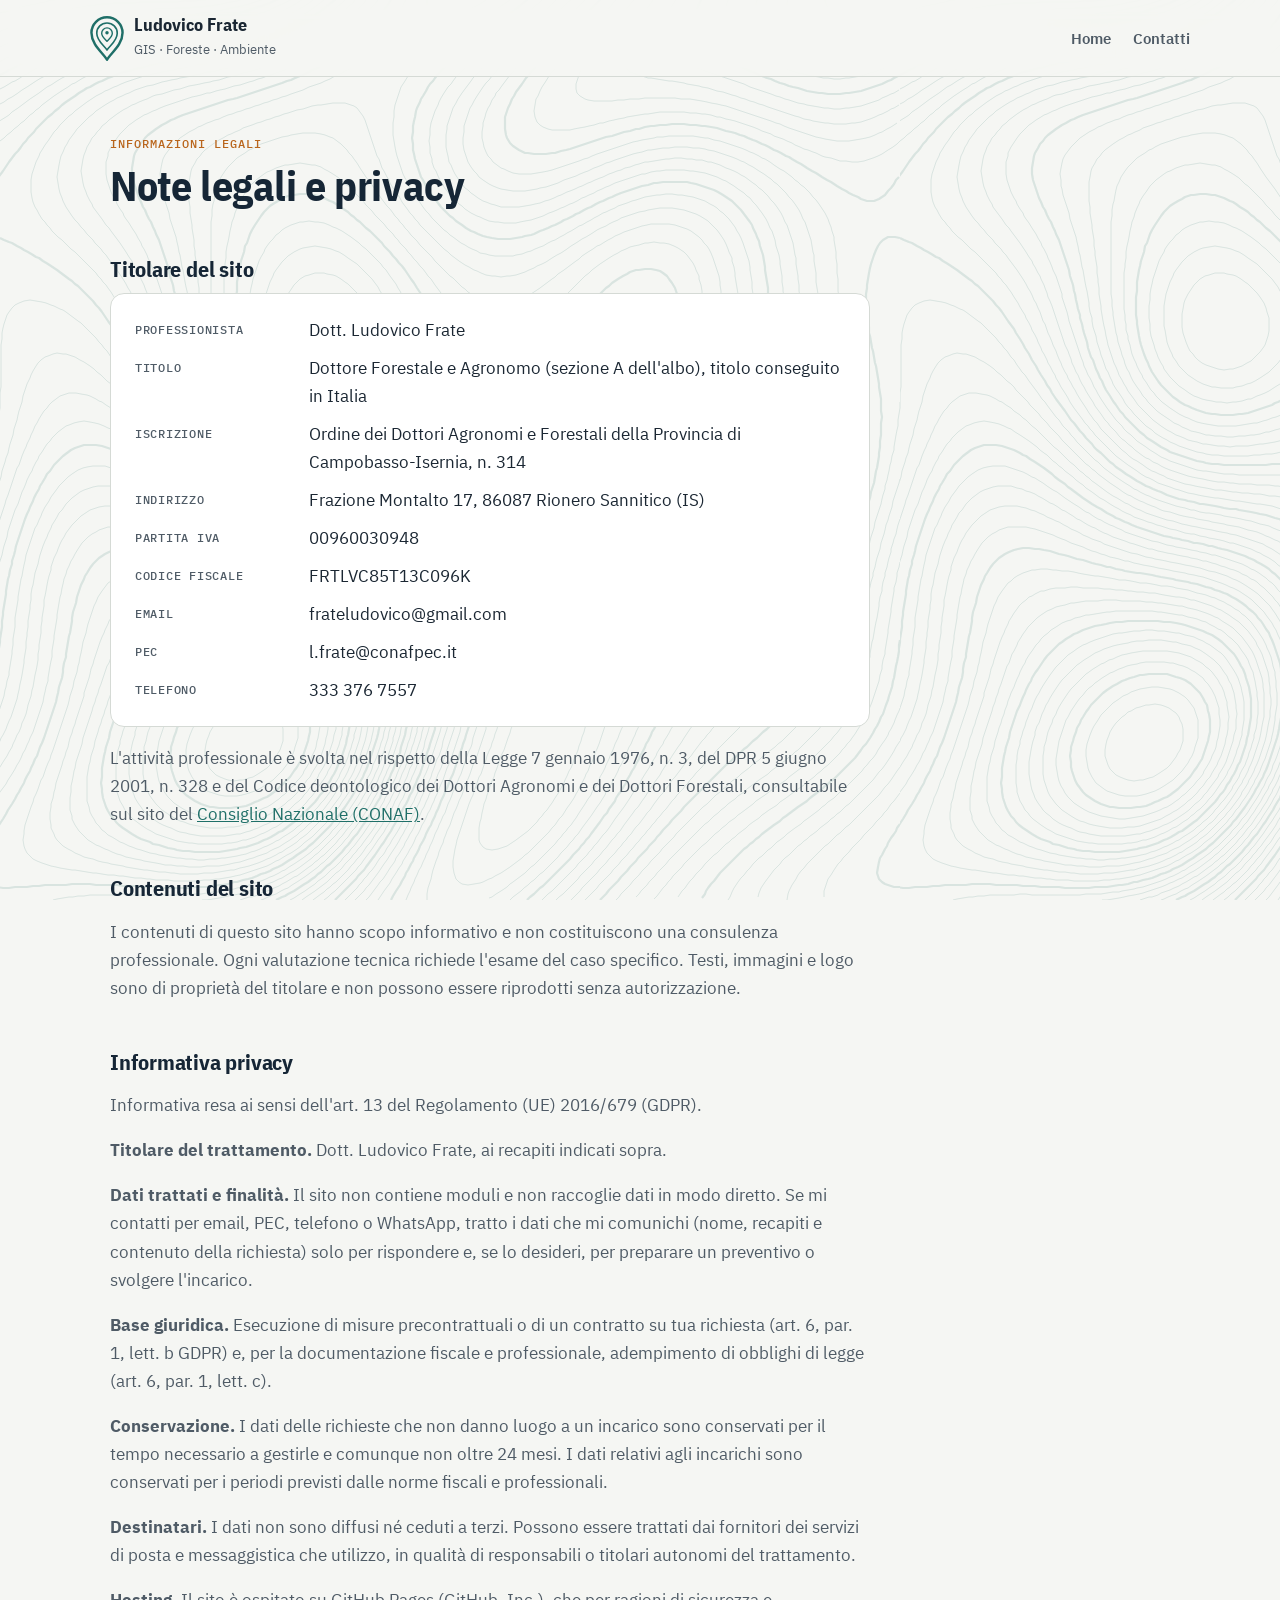
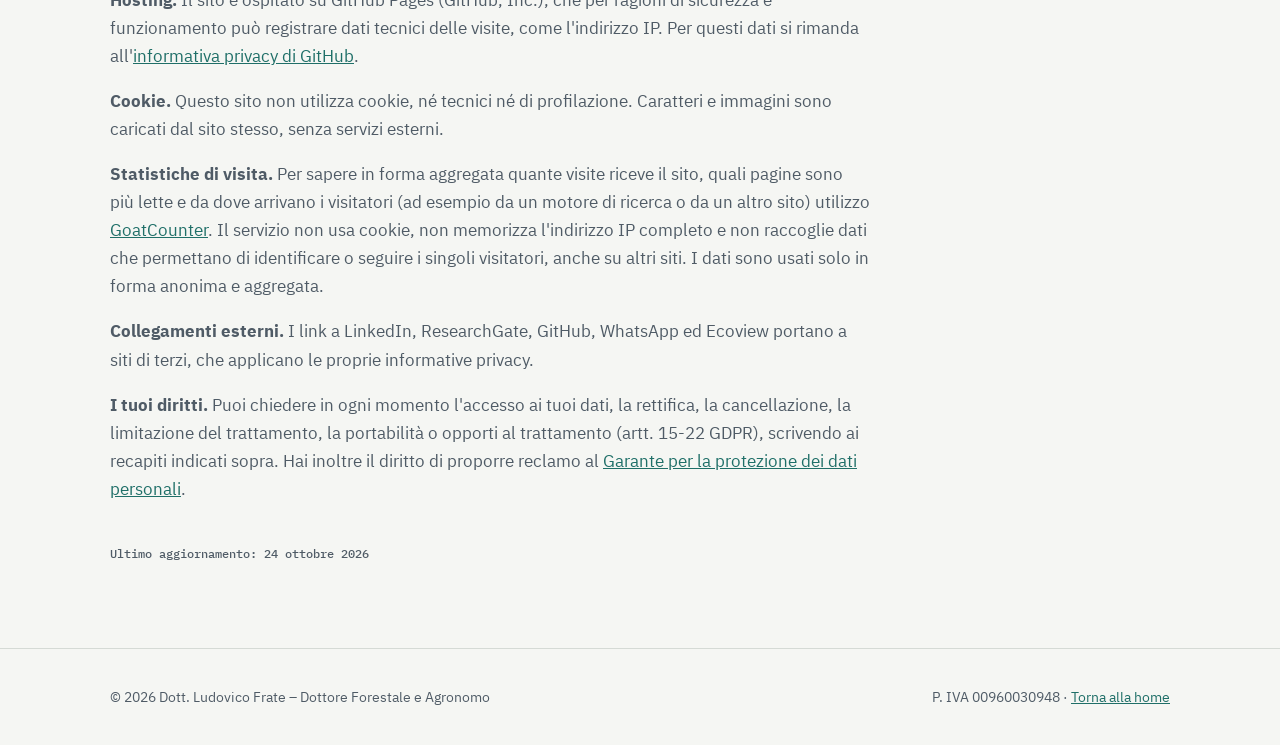
<file: note-legali.html>
<!doctype html>
<html lang="it">
<head>
<meta charset="utf-8">
<meta name="viewport" content="width=device-width, initial-scale=1">
<title>Note legali e privacy – Dott. Ludovico Frate, Dottore Forestale e Agronomo</title>
<meta name="description" content="Note legali e informativa privacy del sito del Dott. Ludovico Frate, Dottore Forestale e Agronomo.">
<meta name="robots" content="index, follow">
<link rel="icon" href="favicon.svg" type="image/svg+xml">
<link rel="apple-touch-icon" href="apple-touch-icon.png">
<link rel="stylesheet" href="style.css">
<style>
.legal{padding-block:56px 72px}
.legal .doc{max-width:760px}
.legal h1{font-size:clamp(2rem,4vw,2.6rem)}
.legal h2{font-size:1.35rem;margin-top:2.2em}
.legal p,.legal li{color:var(--ink-soft)}
.legal dl{display:grid;grid-template-columns:minmax(150px,max-content) 1fr;gap:10px 24px;margin:0;padding:22px 24px;background:var(--surface);border:1px solid var(--line);border-radius:var(--radius)}
.legal dt{font-family:var(--f-mono);font-size:.78rem;letter-spacing:.06em;text-transform:uppercase;color:var(--ink-soft);padding-top:3px}
.legal dd{margin:0;color:var(--ink);min-width:0;overflow-wrap:anywhere}
@media (max-width:560px){.legal dl{grid-template-columns:1fr;gap:2px}.legal dd{margin-bottom:12px}}
.legal .upd{font-family:var(--f-mono);font-size:.78rem;color:var(--ink-soft);margin-top:40px}
</style>
</head>
<body>

<header>
  <div class="wrap nav">
    <a href="./" class="brand" aria-label="Ludovico Frate, torna alla home">
      <svg class="mark" width="34" height="45" viewBox="9 5 82 110" aria-hidden="true"><g fill="none" stroke-linejoin="round"><path stroke-width="6" d="M50 112C41 96 12 76 12 46A38 38 0 1 1 88 46C88 76 59 96 50 112Z"/><path stroke-width="4" d="M50 88C44 78 25 66 25 47A25 25 0 1 1 75 47C75 66 56 78 50 88Z"/><path stroke-width="3.4" d="M50 67C46 62 37 56 37 47A13 13 0 1 1 63 47C63 56 54 62 50 67Z"/></g><circle cx="50" cy="46" r="4.2"/></svg>
      <div><strong>Ludovico Frate</strong><span>GIS · Foreste · Ambiente</span></div>
    </a>
    <nav aria-label="Principale">
      <ul>
        <li><a href="./">Home</a></li>
        <li><a href="./#contatti">Contatti</a></li>
      </ul>
    </nav>
  </div>
</header>

<main class="legal">
  <div class="wrap">
    <div class="doc">
      <span class="kicker">Informazioni legali</span>
      <h1>Note legali e privacy</h1>

      <h2>Titolare del sito</h2>
      <dl>
        <dt>Professionista</dt><dd>Dott. Ludovico Frate</dd>
        <dt>Titolo</dt><dd>Dottore Forestale e Agronomo (sezione A dell'albo), titolo conseguito in Italia</dd>
        <dt>Iscrizione</dt><dd>Ordine dei Dottori Agronomi e Forestali della Provincia di Campobasso-Isernia, n. 314</dd>
        <dt>Indirizzo</dt><dd>Frazione Montalto 17, 86087 Rionero Sannitico (IS)</dd>
        <dt>Partita IVA</dt><dd>00960030948</dd>
        <dt>Codice fiscale</dt><dd>FRTLVC85T13C096K</dd>
        <dt>Email</dt><dd>frateludovico@gmail.com</dd>
        <dt>PEC</dt><dd>l.frate@conafpec.it</dd>
        <dt>Telefono</dt><dd>333 376 7557</dd>
      </dl>
      <p>L'attività professionale è svolta nel rispetto della Legge 7 gennaio 1976, n. 3, del DPR 5 giugno 2001, n. 328 e del Codice deontologico dei Dottori Agronomi e dei Dottori Forestali, consultabile sul sito del <a href="https://www.conaf.it/" target="_blank" rel="noopener">Consiglio Nazionale (CONAF)</a>.</p>

      <h2>Contenuti del sito</h2>
      <p>I contenuti di questo sito hanno scopo informativo e non costituiscono una consulenza professionale. Ogni valutazione tecnica richiede l'esame del caso specifico. Testi, immagini e logo sono di proprietà del titolare e non possono essere riprodotti senza autorizzazione.</p>

      <h2>Informativa privacy</h2>
      <p>Informativa resa ai sensi dell'art. 13 del Regolamento (UE) 2016/679 (GDPR).</p>
      <p><strong>Titolare del trattamento.</strong> Dott. Ludovico Frate, ai recapiti indicati sopra.</p>
      <p><strong>Dati trattati e finalità.</strong> Il sito non contiene moduli e non raccoglie dati in modo diretto. Se mi contatti per email, PEC, telefono o WhatsApp, tratto i dati che mi comunichi (nome, recapiti e contenuto della richiesta) solo per rispondere e, se lo desideri, per preparare un preventivo o svolgere l'incarico.</p>
      <p><strong>Base giuridica.</strong> Esecuzione di misure precontrattuali o di un contratto su tua richiesta (art. 6, par. 1, lett. b GDPR) e, per la documentazione fiscale e professionale, adempimento di obblighi di legge (art. 6, par. 1, lett. c).</p>
      <p><strong>Conservazione.</strong> I dati delle richieste che non danno luogo a un incarico sono conservati per il tempo necessario a gestirle e comunque non oltre 24 mesi. I dati relativi agli incarichi sono conservati per i periodi previsti dalle norme fiscali e professionali.</p>
      <p><strong>Destinatari.</strong> I dati non sono diffusi né ceduti a terzi. Possono essere trattati dai fornitori dei servizi di posta e messaggistica che utilizzo, in qualità di responsabili o titolari autonomi del trattamento.</p>
      <p><strong>Hosting.</strong> Il sito è ospitato su GitHub Pages (GitHub, Inc.), che per ragioni di sicurezza e funzionamento può registrare dati tecnici delle visite, come l'indirizzo IP. Per questi dati si rimanda all'<a href="https://docs.github.com/it/site-policy/privacy-policies/github-general-privacy-statement" target="_blank" rel="noopener">informativa privacy di GitHub</a>.</p>
      <p><strong>Cookie.</strong> Questo sito non utilizza cookie, né tecnici né di profilazione. Caratteri e immagini sono caricati dal sito stesso, senza servizi esterni.</p>
      <p><strong>Statistiche di visita.</strong> Per sapere in forma aggregata quante visite riceve il sito, quali pagine sono più lette e da dove arrivano i visitatori (ad esempio da un motore di ricerca o da un altro sito) utilizzo <a href="https://www.goatcounter.com/" target="_blank" rel="noopener">GoatCounter</a>. Il servizio non usa cookie, non memorizza l'indirizzo IP completo e non raccoglie dati che permettano di identificare o seguire i singoli visitatori, anche su altri siti. I dati sono usati solo in forma anonima e aggregata.</p>
      <p><strong>Collegamenti esterni.</strong> I link a LinkedIn, ResearchGate, GitHub, WhatsApp ed Ecoview portano a siti di terzi, che applicano le proprie informative privacy.</p>
      <p><strong>I tuoi diritti.</strong> Puoi chiedere in ogni momento l'accesso ai tuoi dati, la rettifica, la cancellazione, la limitazione del trattamento, la portabilità o opporti al trattamento (artt. 15-22 GDPR), scrivendo ai recapiti indicati sopra. Hai inoltre il diritto di proporre reclamo al <a href="https://www.garanteprivacy.it/" target="_blank" rel="noopener">Garante per la protezione dei dati personali</a>.</p>

      <p class="upd">Ultimo aggiornamento: 24 ottobre 2026</p>
    </div>
  </div>
</main>

<footer>
  <div class="wrap">
    <span>© 2026 Dott. Ludovico Frate – Dottore Forestale e Agronomo</span>
    <span>P. IVA 00960030948 · <a href="./">Torna alla home</a></span>
  </div>
</footer>
<script data-goatcounter="https://ludovicofrate.goatcounter.com/count" async src="https://gc.zgo.at/count.js"></script>
</body>
</html>
</file>
<file: style.css>
@font-face{font-family:"IBM Plex Sans";src:url(fonts/IBMPlexSans-Regular.woff2) format("woff2");font-weight:400;font-style:normal;font-display:swap}
@font-face{font-family:"IBM Plex Sans";src:url(fonts/IBMPlexSans-Medium.woff2) format("woff2");font-weight:500;font-style:normal;font-display:swap}
@font-face{font-family:"IBM Plex Sans";src:url(fonts/IBMPlexSans-SemiBold.woff2) format("woff2");font-weight:600;font-style:normal;font-display:swap}
@font-face{font-family:"IBM Plex Sans";src:url(fonts/IBMPlexSans-Bold.woff2) format("woff2");font-weight:700;font-style:normal;font-display:swap}
@font-face{font-family:"IBM Plex Sans Condensed";src:url(fonts/IBMPlexSansCondensed-SemiBold.woff2) format("woff2");font-weight:600;font-style:normal;font-display:swap}
@font-face{font-family:"IBM Plex Sans Condensed";src:url(fonts/IBMPlexSansCondensed-Bold.woff2) format("woff2");font-weight:700;font-style:normal;font-display:swap}
@font-face{font-family:"IBM Plex Mono";src:url(fonts/IBMPlexMono-Medium.woff2) format("woff2");font-weight:500;font-style:normal;font-display:swap}
/* Tema "Cartografia tecnica": carta bianca, inchiostro blu notte, verde petrolio, arancio per i vincoli.
   Sfondo con curve di livello in stile CTR (img/curve-livello.svg usato come maschera). */
:root{
  --bg:#f5f6f3;
  --bg-alt:#e9ece7;
  --surface:#ffffff;
  --ink:#1b2733;
  --ink-soft:#4f5b66;
  --forest:#1f6f68;
  --forest-deep:#162636;
  --moss:#7fa8a1;
  --clay:#b9651c;
  --line:#d5dad5;
  --contour:rgba(31,111,104,.13);
  --band:#162636;
  --band-ink:#eef2f4;
  --band-soft:#b4c0c9;
  --band-accent:#f0a35c;
  --band-contour:rgba(238,242,244,.06);
  --on-accent:#ffffff;
  --f-head:"IBM Plex Sans Condensed","Arial Narrow",system-ui,sans-serif;
  --f-body:"IBM Plex Sans",system-ui,sans-serif;
  --f-mono:"IBM Plex Mono",ui-monospace,Menlo,monospace;
  --radius:14px;
  --shadow:0 8px 24px rgba(22,38,54,.07);
}
@media (prefers-color-scheme: dark){
  :root:not([data-theme="light"]){
    --bg:#0f161c; --bg-alt:#141e26; --surface:#1a2530;
    --ink:#e4eaee; --ink-soft:#a1aeb8;
    --forest:#4fb3a8; --forest-deep:#d6e6ea; --moss:#2f5d59; --clay:#f0a35c;
    --line:#2a3743; --contour:rgba(79,179,168,.12);
    --band:#0a1015; --band-ink:#eef2f4; --band-soft:#a1aeb8; --band-accent:#f0a35c; --band-contour:rgba(79,179,168,.08);
    --on-accent:#0f161c; --shadow:0 8px 24px rgba(0,0,0,.35);
    color-scheme:dark;
  }
}
:root[data-theme="dark"]{
  --bg:#0f161c; --bg-alt:#141e26; --surface:#1a2530;
  --ink:#e4eaee; --ink-soft:#a1aeb8;
  --forest:#4fb3a8; --forest-deep:#d6e6ea; --moss:#2f5d59; --clay:#f0a35c;
  --line:#2a3743; --contour:rgba(79,179,168,.12);
  --band:#0a1015; --band-ink:#eef2f4; --band-soft:#a1aeb8; --band-accent:#f0a35c; --band-contour:rgba(79,179,168,.08);
  --on-accent:#0f161c; --shadow:0 8px 24px rgba(0,0,0,.35);
  color-scheme:dark;
}
*{box-sizing:border-box}
html{scroll-behavior:smooth}
body{margin:0;background:var(--bg);color:var(--ink);font-family:var(--f-body);font-size:17px;line-height:1.65}
/* curve di livello: maschera colorata dal token --contour, fissa dietro al contenuto */
body::before{content:"";position:fixed;inset:0;z-index:-1;pointer-events:none;background:var(--contour);
  -webkit-mask:url(img/curve-livello.svg) 0 0/900px 900px repeat;mask:url(img/curve-livello.svg) 0 0/900px 900px repeat}
h1,h2,h3{font-family:var(--f-head);font-weight:700;line-height:1.15;letter-spacing:-.01em;color:var(--forest-deep);margin:0 0 .5em;text-wrap:balance}
a{color:var(--forest)}
.wrap{max-width:1100px;margin:0 auto;padding:0 20px}

/* Header */
header{position:sticky;top:0;z-index:10;background:color-mix(in srgb,var(--bg) 88%,transparent);backdrop-filter:blur(8px);border-bottom:1px solid var(--line)}
.nav{display:flex;align-items:center;justify-content:space-between;gap:16px;padding:14px 0}
.brand{display:flex;align-items:center;gap:10px;text-decoration:none;color:var(--ink)}
.brand svg{flex:none}
.brand .mark g{stroke:var(--forest)}
.brand .mark circle{fill:var(--forest)}
.brand strong{font-family:var(--f-head);font-size:1.15rem;display:block;line-height:1.1}
.brand span{font-size:.8rem;color:var(--ink-soft)}
.nav ul{list-style:none;display:flex;gap:22px;margin:0;padding:0}
.nav ul a{text-decoration:none;color:var(--ink-soft);font-weight:600;font-size:.95rem}
.nav ul a:hover{color:var(--forest)}
@media (max-width:760px){.nav ul{display:none}}

.btn{display:inline-flex;align-items:center;gap:8px;padding:12px 22px;border-radius:999px;font-weight:700;text-decoration:none;transition:transform .15s, background .15s}
.btn-primary{background:var(--forest);color:var(--on-accent)}
.btn-primary:hover{background:var(--forest-deep);transform:translateY(-1px)}
.btn-ghost{border:2px solid var(--forest);color:var(--forest)}
.btn-ghost:hover{background:var(--forest);color:var(--on-accent)}

/* Hero */
.hero{padding:80px 0 70px;position:relative;overflow:hidden}
.hero-grid{display:grid;grid-template-columns:1.2fr .8fr;gap:48px;align-items:center}
.eyebrow{display:inline-block;background:var(--surface);border:1px solid var(--line);color:var(--clay);font-family:var(--f-mono);font-weight:500;font-size:.8rem;letter-spacing:.06em;text-transform:uppercase;padding:6px 12px;border-radius:6px;margin-bottom:18px}
.hero h1{font-size:clamp(2.1rem,4.6vw,3.4rem)}
.hero p.lead{font-size:1.15rem;color:var(--ink-soft);max-width:36em}
.hero-cta{display:flex;flex-wrap:wrap;gap:12px;margin-top:28px}
.tags{display:flex;flex-wrap:wrap;gap:8px;margin-top:26px;padding:0;list-style:none}
.tags li{border:1px solid var(--line);background:var(--surface);border-radius:6px;padding:4px 10px;font-family:var(--f-mono);font-size:.78rem;color:var(--ink-soft)}
.hero-art{position:relative}
.hero-art svg{width:100%;height:auto;display:block}

/* Foglio di mappa nell'apertura */
.topo{filter:drop-shadow(0 10px 24px rgba(22,38,54,.10))}
.topo .t-bg{fill:var(--surface);stroke:var(--line)}
.topo .t-grid{fill:none;stroke:var(--line);stroke-width:1}
.topo .t-fill{fill:var(--forest);opacity:.06}
.topo .t-c{fill:none;stroke:var(--forest);stroke-width:1.1;opacity:.55}
.topo .t-ci{fill:none;stroke:var(--forest);stroke-width:2.2;opacity:.9}
.topo .t-hatch{stroke:var(--clay);stroke-width:1.4;opacity:.7}
.topo .t-parcel{fill:url(#hatch);stroke:var(--clay);stroke-width:2;stroke-dasharray:6 4}
.topo .t-parcel2{fill:none;stroke:var(--ink-soft);stroke-width:1.2}
.topo .t-pin{fill:var(--clay)}
.topo .t-pin-dot{fill:var(--surface)}
.topo .t-stem{stroke:var(--clay);stroke-width:4;stroke-linecap:round}
.topo .t-ink{fill:var(--ink)}
.topo .t-txt{fill:var(--ink-soft);font-family:var(--f-mono);font-size:11px}
.topo .t-sb1{fill:var(--ink)}
.topo .t-sb2{fill:var(--surface);stroke:var(--ink);stroke-width:1}
@media (max-width:860px){.hero-grid{grid-template-columns:1fr}.hero-art{max-width:380px;margin:0 auto}.hero{padding:50px 0}}

/* Sections */
section{padding:80px 0;scroll-margin-top:70px}
.alt{background:color-mix(in srgb,var(--bg-alt) 82%,transparent)}
.section-head{max-width:640px;margin-bottom:40px}
.section-head p{color:var(--ink-soft)}
.kicker{color:var(--clay);font-family:var(--f-mono);font-weight:500;text-transform:uppercase;letter-spacing:.08em;font-size:.78rem;margin-bottom:8px;display:block}
h2{font-size:clamp(1.7rem,3.2vw,2.4rem)}

/* About */
.about{display:grid;grid-template-columns:.8fr 1.2fr;gap:48px;align-items:center}
.portrait{margin:0;aspect-ratio:4/5;max-width:100%;border-radius:var(--radius);overflow:hidden;position:relative;box-shadow:var(--shadow);background:var(--bg-alt);border:1px solid var(--line)}
.portrait img{display:block;width:100%;height:100%;object-fit:cover}
.portrait figcaption{position:absolute;left:12px;bottom:12px;background:var(--surface);color:var(--ink-soft);font-family:var(--f-mono);font-size:.72rem;letter-spacing:.06em;text-transform:uppercase;padding:4px 8px;border-radius:6px;border:1px solid var(--line)}
@media (max-width:760px){.about{grid-template-columns:1fr}.portrait{max-width:280px}}

/* Services */
.grid{display:grid;grid-template-columns:repeat(3,1fr);gap:22px}
@media (max-width:1000px){.grid{grid-template-columns:repeat(2,1fr)}}
@media (max-width:620px){.grid{grid-template-columns:1fr}}
.card{background:var(--surface);border:1px solid var(--line);border-radius:var(--radius);padding:28px;box-shadow:var(--shadow);transition:transform .2s}
.card:hover{transform:translateY(-3px)}
.icon{width:52px;height:52px;border-radius:14px;background:var(--bg-alt);display:flex;align-items:center;justify-content:center;margin-bottom:16px;color:var(--forest)}
.card h3{font-size:1.25rem}
.card p{color:var(--ink-soft);margin:0}

/* Audience */
.audience{display:grid;grid-template-columns:repeat(6,1fr);gap:22px}
.aud{grid-column:span 2}
.aud:nth-child(n+4){grid-column:span 3}
@media (max-width:860px){.audience{grid-template-columns:1fr}.aud,.aud:nth-child(n+4){grid-column:auto}}
.aud{padding:26px;border-left:4px solid var(--moss);background:var(--surface);border-radius:0 var(--radius) var(--radius) 0}
.aud h3{font-size:1.15rem}
.aud p{margin:0;color:var(--ink-soft)}

/* Area */
.area{display:block}
.area ul{padding-left:1.1em;color:var(--ink-soft)}
@media (max-width:760px){.area{grid-template-columns:1fr}}
.where{display:grid;grid-template-columns:1fr 1fr;gap:18px;margin-top:20px}
@media (max-width:760px){.where{grid-template-columns:1fr}}
.where-box{background:var(--surface);border:1px solid var(--line);border-left:4px solid var(--forest);border-radius:0 14px 14px 0;padding:16px 20px}
.where-box.remote{border-left-color:var(--clay)}
.where-box h3{font-size:1.08rem;margin-bottom:4px}
.where-box p{margin:0;color:var(--ink-soft);font-size:.97rem}


/* Contact */
.contact-box{position:relative;overflow:hidden;background:var(--band);color:var(--band-ink);border-radius:20px;padding:56px 40px;display:grid;grid-template-columns:1.1fr .9fr;gap:40px;align-items:center}
.contact-box h2{color:var(--band-ink)}
.contact-box p{color:var(--band-soft)}
.contact-list{list-style:none;margin:0;padding:0;display:grid;gap:14px}
.contact-list a{display:flex;align-items:center;gap:14px;background:rgba(255,255,255,.1);padding:16px 18px;border-radius:10px;color:var(--band-ink);text-decoration:none;font-weight:600;word-break:break-word}
.contact-list a:hover{background:rgba(255,255,255,.18)}
.social{list-style:none;margin:22px 0 0;padding:0;display:flex;flex-wrap:wrap;gap:8px}
.social a{display:inline-block;font-family:var(--f-mono);font-size:.8rem;letter-spacing:.04em;color:var(--band-ink);text-decoration:none;border:1px solid rgba(255,255,255,.25);border-radius:6px;padding:6px 12px}
.social a:hover{background:rgba(255,255,255,.1)}

@media (max-width:760px){.contact-box{grid-template-columns:1fr;padding:36px 22px}}

/* Agrivoltaico */
.agv{position:relative;background:var(--band);color:var(--band-ink)}
.agv::before,.contact-box::before{content:"";position:absolute;inset:0;pointer-events:none;background:var(--band-contour);-webkit-mask:url(img/curve-livello.svg) 300px 120px/900px 900px repeat;mask:url(img/curve-livello.svg) 300px 120px/900px 900px repeat}
.agv>.wrap,.contact-box>*{position:relative}
.agv h2,.agv h3{color:var(--band-ink)}
.agv .kicker{color:var(--band-accent)}
.agv .section-head p{color:var(--band-soft)}
.agv-list{display:grid;grid-template-columns:repeat(auto-fit,minmax(300px,1fr));gap:16px;list-style:none;margin:0 0 40px;padding:0}
.agv-list li{background:rgba(255,255,255,.07);border:1px solid rgba(255,255,255,.12);border-radius:10px;padding:18px 20px}
.agv-list strong{display:block;color:var(--band-ink);margin-bottom:4px}
.agv-list span{color:var(--band-soft);font-size:.95rem}
.agv-split{display:grid;grid-template-columns:1fr 1fr;gap:22px}
.agv-box{border-radius:var(--radius);padding:30px}
.agv-box p{margin:0 0 18px}
.agv-box.dev{background:rgba(255,255,255,.07);border:1px solid rgba(255,255,255,.15)}
.agv-box.own{background:var(--surface);color:var(--ink)}
.agv-box.own h3{color:var(--forest-deep)}
.agv-box.own p{color:var(--ink-soft)}
.agv-box ul{margin:0 0 18px;padding-left:1.1em}
.agv .btn-primary{background:var(--band-accent);color:#162636}
.agv .btn-primary:hover{background:var(--band-ink);color:#162636}

@media (max-width:760px){.agv-split{grid-template-columns:1fr}}

/* FAQ */
.faq{max-width:820px}
.faq details{background:var(--surface);border:1px solid var(--line);border-radius:14px;padding:4px 22px;margin-bottom:12px}
.faq summary{cursor:pointer;font-weight:700;padding:16px 0;list-style:none;display:flex;justify-content:space-between;gap:16px;color:var(--forest-deep)}
.faq summary::-webkit-details-marker{display:none}
.faq summary::after{content:"+";font-size:1.4rem;line-height:1;color:var(--clay)}
.faq details[open] summary::after{content:"–"}
.faq details p{margin:0 0 18px;color:var(--ink-soft)}

/* EcoVIEW */
.eco{display:grid;grid-template-columns:1.1fr .9fr;gap:40px;align-items:center;background:var(--surface);border:1px solid var(--line);border-radius:20px;padding:48px 40px;box-shadow:var(--shadow)}
.eco-badge{display:flex;align-items:center;justify-content:center;aspect-ratio:16/10;border-radius:var(--radius);background:#fff;border:1px solid var(--line);text-decoration:none;transition:transform .2s}
.eco-badge:hover{transform:translateY(-3px)}
.eco-badge img{width:70%;max-width:220px;height:auto}
@media (max-width:760px){.eco{grid-template-columns:1fr;padding:32px 22px}}

footer{padding:36px 0;color:var(--ink-soft);font-size:.9rem;border-top:1px solid var(--line)}
footer .wrap{display:flex;flex-wrap:wrap;justify-content:space-between;gap:6px 24px}

/* Numeri */
.facts{padding-block:0 8px}
.facts-list{list-style:none;margin:0;padding:22px 0;display:grid;grid-template-columns:repeat(4,1fr);gap:18px;border-top:1px solid var(--line);border-bottom:1px solid var(--line)}
.facts-list li{display:grid;gap:2px}
.facts-list b{font-family:var(--f-head);font-size:2.1rem;line-height:1;color:var(--forest);font-variant-numeric:tabular-nums}
.facts-list span{font-size:.92rem;color:var(--ink-soft)}
@media (max-width:760px){.facts-list{grid-template-columns:repeat(2,1fr)}}
/* Enti */
.enti{margin-top:34px;padding:24px 26px;background:var(--surface);border:1px solid var(--line);border-radius:var(--radius)}
.enti h3{font-size:1.1rem;margin-bottom:12px}
.enti ul{list-style:none;margin:0 0 12px;padding:0;display:flex;flex-wrap:wrap;gap:8px}
.enti li{font-size:.9rem;padding:5px 11px;border:1px solid var(--line);border-radius:6px;background:var(--bg);color:var(--ink)}
.enti-comuni{margin:0;color:var(--ink-soft);font-size:.95rem}
.enti-comuni b{color:var(--ink)}
/* Pubblicazioni */
.pubs{list-style:none;margin:0;padding:0;display:grid;gap:12px;max-width:900px}
.pubs li{display:grid;grid-template-columns:64px minmax(0,1fr);gap:16px;padding:16px 18px;background:var(--surface);border:1px solid var(--line);border-radius:12px}
.pub-y{font-family:var(--f-mono);color:var(--clay);font-size:.9rem;padding-top:2px}
.pubs a{font-weight:600;color:var(--forest-deep);text-decoration:none}
.pubs a:hover{text-decoration:underline}
.pubs li span:not(.pub-y){display:block;font-size:.88rem;color:var(--ink-soft);margin-top:4px}
.pubs-more{margin:18px 0 0}
.pubs-more a{font-weight:600}

/* Approfondimento valutazioni: elenchi nei riquadri */
.agv-box ul li{margin-bottom:6px}
.agv-box.dev ul{color:var(--band-soft)}
/* Approfondimento GIS */
.gisgrid{display:grid;grid-template-columns:repeat(3,1fr);gap:22px}
.giscol{background:var(--surface);border:1px solid var(--line);border-radius:var(--radius);padding:26px;box-shadow:var(--shadow);min-width:0}
.giscol h3{font-size:1.3rem}
.giscol>p{color:var(--ink-soft);margin:0 0 16px}
.giscol ul{list-style:none;margin:0;padding:14px 0 0;border-top:1px solid var(--line);display:grid;gap:12px}
.giscol li{font-size:.95rem;color:var(--ink);line-height:1.45}
.giscol li span{display:block;font-family:var(--f-mono);font-size:.74rem;letter-spacing:.03em;color:var(--clay);margin-top:3px}
.tools{list-style:none;margin:26px 0 0;padding:0;display:flex;flex-wrap:wrap;gap:8px}
.tools li{font-family:var(--f-mono);font-size:.8rem;padding:5px 11px;border-radius:6px;background:var(--surface);border:1px solid var(--line);color:var(--forest)}
@media (max-width:900px){.gisgrid{grid-template-columns:1fr}}
</file>
